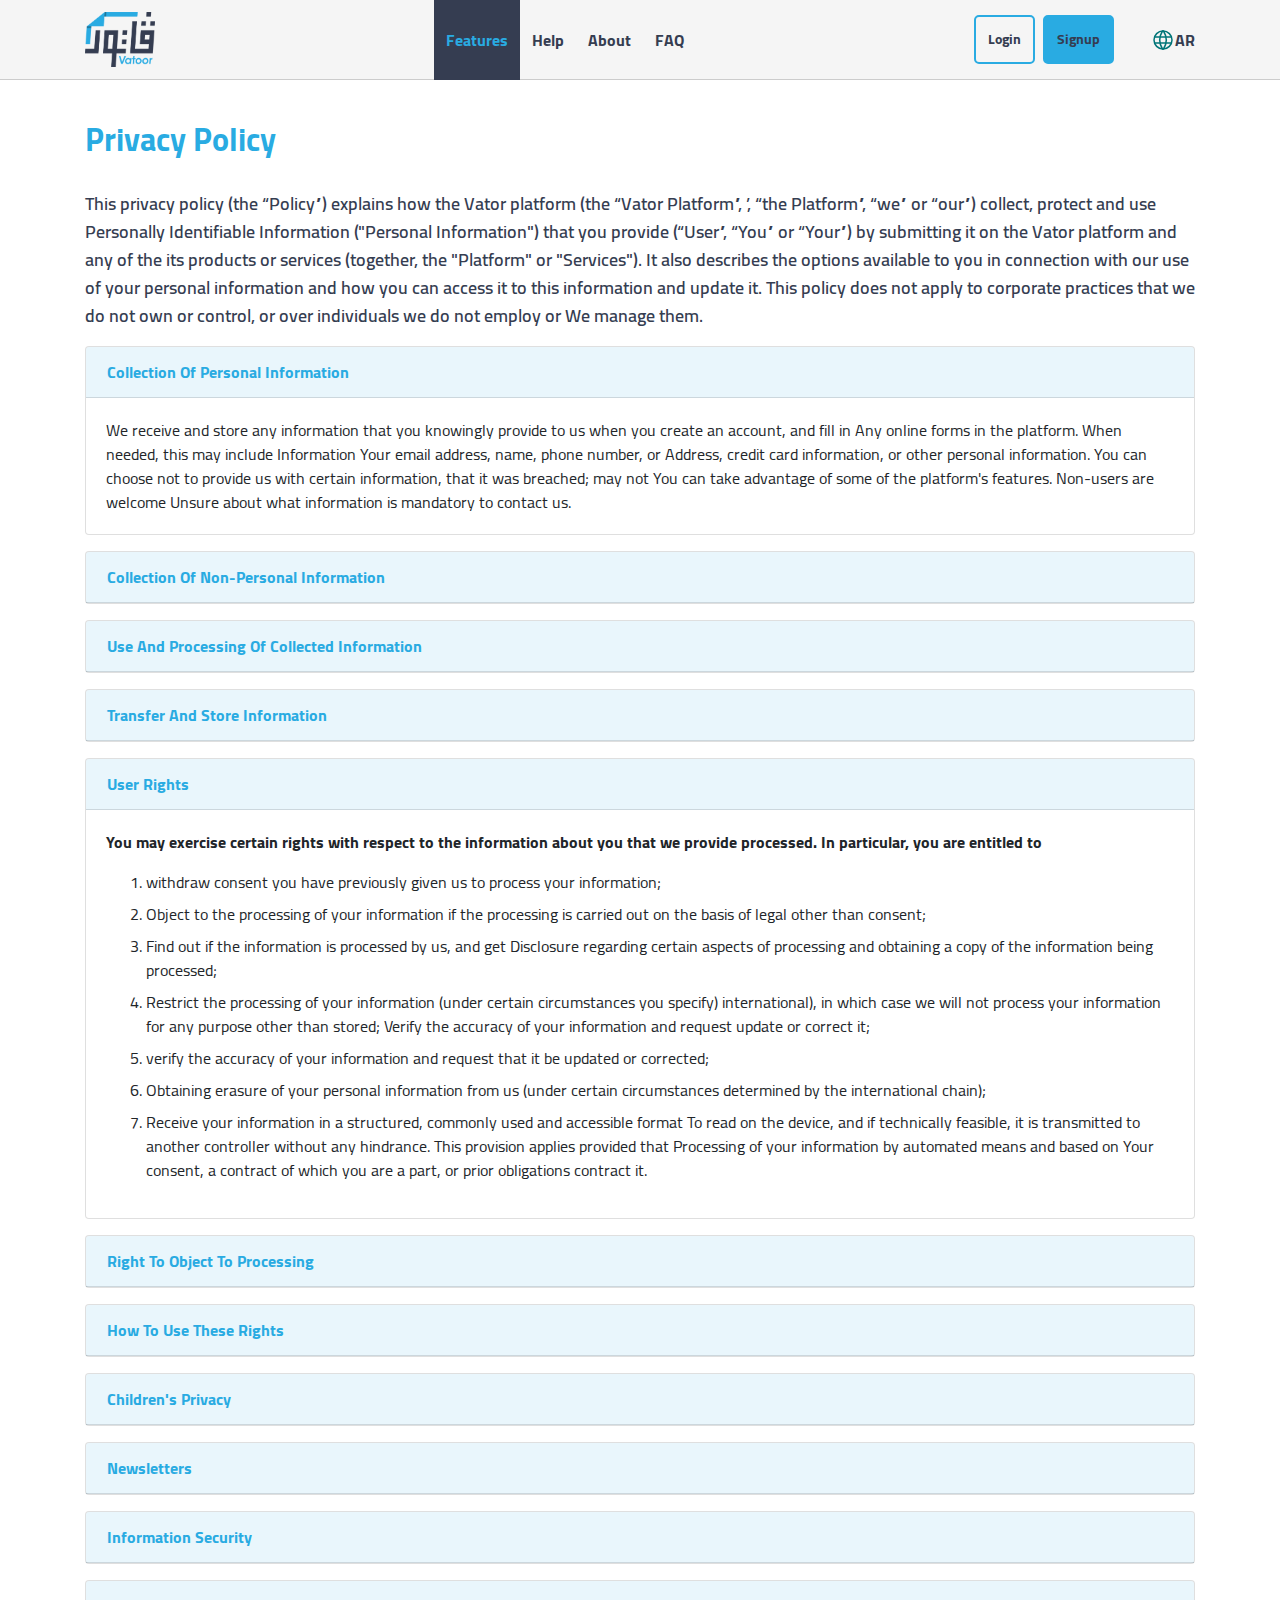
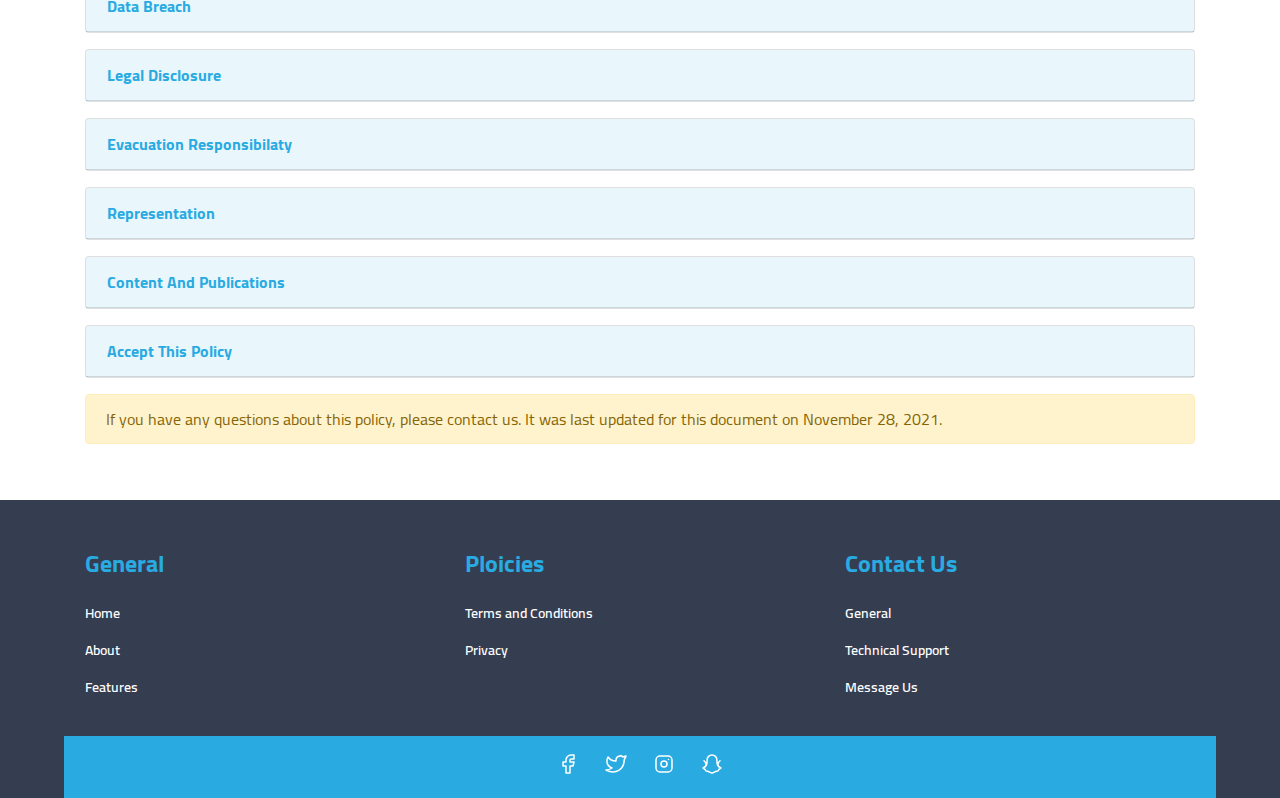
<file: privacy-en.html>
<!DOCTYPE html>
<html lang="en">
  <head>
    <meta charset="UTF-8" />
    <meta http-equiv="X-UA-Compatible" content="IE=edge" />
    <meta name="viewport" content="width=device-width, initial-scale=1.0" />
    <title>Privacy Policy</title>
    <link rel="icon" href="imgs/logo.png" type="image/png" sizes="16x16">
    <link rel="stylesheet" href="css/bootstrap.min.css" />
    <link rel="stylesheet" href="css/fontawesome-all.min.css" />
    <link rel="stylesheet" href="css/style.css" />
  </head>

  <body dir="ltr">
    <nav class="navbar navbar-expand-lg navbar-light">
        <div class="container">
          <a class="navbar-brand" href="index-en.html">
            <img src="imgs/logo.png" alt="" width="70" />
          </a>
          <button
            class="navbar-toggler"
            type="button"
            data-toggle="collapse"
            data-target="#navbarSupportedContent"
            aria-controls="navbarSupportedContent"
            aria-expanded="false"
            aria-label="Toggle navigation"
          >
            <span class="navbar-toggler-icon"></span>
          </button>
  
          <div class="collapse navbar-collapse" id="navbarSupportedContent">
            <ul class="navbar-nav mr-auto p-0 ml-auto">
              <li class="nav-item active">
                <a class="nav-link font-weight-bold" href="#">Features</a>
              </li>
  
              <li class="nav-item">
                <a class="nav-link font-weight-bold" href="#">Help</a>
              </li>
              <li class="nav-item">
                <a class="nav-link font-weight-bold" href="#">About </a>
              </li>
              <li class="nav-item">
                <a class="nav-link font-weight-bold" href="#">FAQ </a>
              </li>
            </ul>
            <div class="log-now">
              <a href="#" class="login">Login </a>
              <a href="#" class="signup">Signup </a>
            </div>
            <a href="privacy.html" class="langs d-flex align-items-center">
              <svg
                xmlns="http://www.w3.org/2000/svg"
                class="icon icon-tabler icon-tabler-world"
                width="24"
                height="24"
                viewBox="0 0 24 24"
                stroke-width="1.5"
                stroke="#007578"
                fill="none"
                stroke-linecap="round"
                stroke-linejoin="round"
              >
                <path stroke="none" d="M0 0h24v24H0z" fill="none" />
                <circle cx="12" cy="12" r="9" />
                <line x1="3.6" y1="9" x2="20.4" y2="9" />
                <line x1="3.6" y1="15" x2="20.4" y2="15" />
                <path d="M11.5 3a17 17 0 0 0 0 18" />
                <path d="M12.5 3a17 17 0 0 1 0 18" />
              </svg>
              AR
            </a>
          </div>
        </div>
      </nav>

    <section class="terms privacy">
      <div class="container">
        <h2>Privacy Policy</h2>
        <p class="terms-desc">
            This privacy policy (the “Policy”) explains how the Vator platform (the “Vator Platform”,
            ’, “the Platform”, “we” or “our”) collect, protect and use
            Personally Identifiable Information ("Personal Information") that you provide
            (“User”, “You” or “Your”) by submitting it on the Vator platform and any of the
            its products or services (together, the "Platform" or "Services"). It also describes the options
            available to you in connection with our use of your personal information and how you can access it
            to this information and update it. This policy does not apply to corporate practices
            that we do not own or control, or over individuals we do not employ or
            We manage them.
        </p>

        <div id="accordion">
          <div class="card">
            <div class="card-header" id="headingOne">
              <h5 class="mb-0">
                <button
                  class="btn btn-link"
                  data-toggle="collapse"
                  data-target="#collapseOne"
                  aria-expanded="true"
                  aria-controls="collapseOne"
                >
                Collection of personal information
                </button>
              </h5>
            </div>

            <div
              id="collapseOne"
              class="collapse show"
              aria-labelledby="headingOne"
              data-parent="#accordion"
            >
              <div class="card-body">
                We receive and store any information that you knowingly provide to us when you create an account, and fill in
                Any online forms in the platform. When needed, this may include
                Information Your email address, name, phone number, or
                Address, credit card information, or other personal information.
                You can choose not to provide us with certain information, that it was breached; may not
                You can take advantage of some of the platform's features. Non-users are welcome
                Unsure about what information is mandatory to contact us.
              </div>
            </div>
          </div>
          <div class="card">
            <div class="card-header" id="headingTwo">
              <h5 class="mb-0">
                <button
                  class="btn btn-link collapsed"
                  data-toggle="collapse"
                  data-target="#collapseTwo"
                  aria-expanded="false"
                  aria-controls="collapseTwo"
                >
                Collection of Non-Personal Information
                </button>
              </h5>
            </div>
            <div
              id="collapseTwo"
              class="collapse"
              aria-labelledby="headingTwo"
              data-parent="#accordion"
            >
              <div class="card-body">
                <p class="mb-2">
                    When you open the Platform, our servers automatically record the information that you
                    Your device sends it. This data may include information such as an IP address
                    Your device's IP and location, device name and version, and operating system type
                    version, language choices, information you search for on the platform,
                    Access times and dates, and other statistics.
                </p>
              </div>
            </div>
          </div>
          <div class="card">
            <div class="card-header" id="headingThree">
              <h5 class="mb-0">
                <button
                  class="btn btn-link collapsed"
                  data-toggle="collapse"
                  data-target="#collapseThree"
                  aria-expanded="false"
                  aria-controls="collapseThree"
                >
                Use and Processing of Collected Information
                </button>
              </h5>
            </div>
            <div
              id="collapseThree"
              class="collapse"
              aria-labelledby="headingThree"
              data-parent="#accordion"
            >
              <div class="card-body">
                Any of the information we collect from you may be used to personalize your experience;
                improve the platform; Improve customer service and respond to inquiries and messages
                e-mail of our customers; conducting transactions; and send
                Notification emails such as password reminders,
                updates, etc.; and operate and activate the account and our services. and done
                Use of collected non-personal information only to identify misstatements
                Use potential and generate statistical information related to traffic with
                Use the platform. This statistical information is not aggregated in a manner
                other. That will identify any particular user of the system. May we process
                
                PERSONAL INFORMATION IF ANY OF THE FOLLOWING APPLY: (I) PROVIDE YOUR CONSENT
                for one or more specific purposes. Note that under some
                Legislation, we may be allowed to process information if on such a basis
                Processing (by choosing not to accept), without having to rely on
                Agree to or agree to any of the following legal rules below. However,
                This does not apply, when the processing of personal information is governed by a protection law
                data for the European Union; (ii) The provision of information is necessary
                to perform an agreement with you and/or for any obligations prior to contracting it; (Third)

                the processing is necessary to comply with a legal obligation to which you are subject;
                (iv) Processing relates to a task to be carried out in the public interest
                or in the exercise of official power; (v) the processing is necessary for the purposes of
                The legitimate interests of us or a third party. In any case, we will be
                We are happy to clarify the specific legal basis that applies to processing, and no
                Particularly if the provision of personal data is a legal or contractual requirement, or
                Necessary condition for the conclusion of a contract.
              </div>
            </div>
          </div>
          <div class="card">
            <div class="card-header" id="heading4">
              <h5 class="mb-0">
                <button
                  class="btn btn-link collapsed"
                  data-toggle="collapse"
                  data-target="#collapse4"
                  aria-expanded="false"
                  aria-controls="collapse4"
                >
                Transfer and store information
                </button>
              </h5>
            </div>
            <div
              id="collapse4"
              class="collapse"
              aria-labelledby="heading4"
              data-parent="#accordion"
            >
              <div class="card-body">
                Depending on your location, data transmissions and information storage include
                in a country other than your own. You have the right to know the legal basis for the transfer of information
                To a country outside the European Union or to any international organization governing it
                General international law or established by two or more states, such as nations
                and about the security measures we have taken to protect the information
                your own. In the event of any such transfer, you can find out
                More by examining the relevant sections of this document or inquiry
                with us using the information provided in the contact section.
              </div>
            </div>
          </div>
          <div class="card">
            <div class="card-header" id="heading5">
              <h5 class="mb-0">
                <button
                  class="btn btn-link collapsed"
                  data-toggle="collapse"
                  data-target="#collapse5"
                  aria-expanded="false"
                  aria-controls="collapse5"
                >
                User rights
                </button>
              </h5>
            </div>
            <div
              id="collapse5"
              class="collapse show"
              aria-labelledby="heading5"
              data-parent="#accordion"
            >
              <div class="card-body">
                <p class="font-weight-bold">
                    You may exercise certain rights with respect to the information about you that we provide
                    processed. In particular, you are entitled to
                </p>
                <ul class="">
                  <li>withdraw consent you have previously given us to process your information;</li>
                  <li>
                    Object to the processing of your information if the processing is carried out on the basis of
                    legal other than consent;
                  </li>
                  <li>
                    Find out if the information is processed by us, and get
                    Disclosure regarding certain aspects of processing and obtaining a copy
                    of the information being processed;
                  </li>
                  <li>
                    Restrict the processing of your information (under certain circumstances you specify)
                    international), in which case we will not process your information for any purpose
                    other than stored; Verify the accuracy of your information and request
                    update or correct it;
                  </li>
                  <li>
                    verify the accuracy of your information and request that it be updated or corrected;
                  </li>
                  <li>
                    Obtaining erasure of your personal information from us (under certain circumstances
                    determined by the international chain);
                  </li>
                  <li>
                    Receive your information in a structured, commonly used and accessible format
                    To read on the device, and if technically feasible, it is transmitted
                    to another controller without any hindrance. This provision applies provided that
                    Processing of your information by automated means and based on
                    Your consent, a contract of which you are a part, or prior obligations
                    contract it.
                  </li>
                </ul>
              </div>
            </div>
          </div>
          <div class="card">
            <div class="card-header" id="heading6">
              <h5 class="mb-0">
                <button
                  class="btn btn-link collapsed"
                  data-toggle="collapse"
                  data-target="#collapse6"
                  aria-expanded="false"
                  aria-controls="collapse6"
                >
                Right to object to processing
                </button>
              </h5>
            </div>
            <div
              id="collapse6"
              class="collapse"
              aria-labelledby="heading6"
              data-parent="#accordion"
            >
              <div class="card-body">
                <p>
                    When personal information is processed in the public interest, or in the exercise of
                    official authority or for the purposes of our legitimate interests, you may
                    Object to such processing by providing a reason relating to your situation
                    your objection to justify. However, you should know that in case of treatment
                    Your personal information for direct marketing purposes, you can object to
                    Such processing at any time without providing any justification. To find out if we
                    We process personal information for direct marketing purposes, you can refer
                    to the relevant section of this document.
                </p>
              </div>
            </div>
          </div>
          <div class="card">
            <div class="card-header" id="heading7">
              <h5 class="mb-0">
                <button
                  class="btn btn-link collapsed"
                  data-toggle="collapse"
                  data-target="#collapse7"
                  aria-expanded="false"
                  aria-controls="collapse7"
                >
                How to use these rights
                </button>
              </h5>
            </div>
            <div
              id="collapse7"
              class="collapse"
              aria-labelledby="heading7"
              data-parent="#accordion"
            >
              <div class="card-body">
                <p>
                    Any requests to use user rights can be directed to the owner through
                    Contact details provided in this document. This can be used
                    The orders are free of charge and will be considered by the owner as soon as possible
                    And always within one month.
                </p>
              </div>
            </div>
          </div>
          <div class="card">
            <div class="card-header" id="heading8">
              <h5 class="mb-0">
                <button
                  class="btn btn-link collapsed"
                  data-toggle="collapse"
                  data-target="#collapse8"
                  aria-expanded="false"
                  aria-controls="collapse8"
                >
                Children's privacy
                </button>
              </h5>
            </div>
            <div
              id="collapse8"
              class="collapse"
              aria-labelledby="heading8"
              data-parent="#accordion"
            >
              <div class="card-body">
                <p>
                    We do not knowingly collect any personal information from children under the age of 13
                    We will not be held responsible for any misrepresentation by our users in this
                    connection. If you are under 13, please do not submit any
                    Personal information through our Platform or Service. and encourage
                    Parents and legal guardians to monitor their children's use
                    to the Internet and help enforce this policy by directing their children
                    To never provide personal information through the Platform or Service
                    our own without their permission. And if you have reason to believe that a child less
                    He is 13 years old and has provided us with his personal information through the platform
                    or our own service, please contact us.
                </p>
              </div>
            </div>
          </div>
          <div class="card">
            <div class="card-header" id="heading9">
              <h5 class="mb-0">
                <button
                  class="btn btn-link collapsed"
                  data-toggle="collapse"
                  data-target="#collapse9"
                  aria-expanded="false"
                  aria-controls="collapse9"
                >
                Newsletters
                </button>
              </h5>
            </div>
            <div
              id="collapse9"
              class="collapse"
              aria-labelledby="heading9"
              data-parent="#accordion"
            >
              <div class="card-body">
                <p>
                    We offer e-newsletters that you can voluntarily subscribe to
                    At what time. You can choose to stop our newsletters automatically or
                    Marketing emails by following the cancellation instructions
                    Subscribe included in these emails or by calling
                    coffee beans. However, you will continue to receive emails
                    basic transactions.
                </p>
              </div>
            </div>
          </div>
          <div class="card">
            <div class="card-header" id="heading10">
              <h5 class="mb-0">
                <button
                  class="btn btn-link collapsed"
                  data-toggle="collapse"
                  data-target="#collapse10"
                  aria-expanded="false"
                  aria-controls="collapse10"
                >
                Information Security
                </button>
              </h5>
            </div>
            <div
              id="collapse10"
              class="collapse"
              aria-labelledby="heading10"
              data-parent="#accordion"
            >
              <div class="card-body">
                <p>
                    We secure the information you provide on computer servers in an environment
                    Safe, secure and protected from unauthorized access, use or disclosure
                    with it. We maintain reasonable administrative, technical and physical safeguards in an effort to
                    To protect against unauthorized access to personal information
                    its use, modification, disclosure, control and preservation. However, no
                    Data transmission over the Internet or wireless network can be guaranteed. So,
                    While we strive to protect your personal information, you acknowledge that (first)
                    There are security and privacy restrictions on the Internet that are beyond our control; (II) No
                    The security, integrity, and privacy of any and all information and data can be guaranteed
                    exchange between you and our mobile application; and (second) may be done
                    View or tamper with any such information and data while in transit from
                    By a third party, although best efforts are exercised.
                </p>
              </div>
            </div>
          </div>
          <div class="card">
            <div class="card-header" id="heading11">
              <h5 class="mb-0">
                <button
                  class="btn btn-link collapsed"
                  data-toggle="collapse"
                  data-target="#collapse11"
                  aria-expanded="false"
                  aria-controls="collapse11"
                >
                data breach
                </button>
              </h5>
            </div>
            <div
              id="collapse11"
              class="collapse"
              aria-labelledby="heading11"
              data-parent="#accordion"
            >
              <div class="card-body">
                <p>
                    If we become aware that the security of the Platform has been compromised or disclosed
                    Personal information of users of third parties not linked as a result
                    For an outside activity, for example; Not limited to, security attacks or
                    fraud, we reserve the right to take reasonably appropriate measures,
                    Including but not limited to investigation and reporting, as well
                    Notification and cooperation with law enforcement authorities. In the event of a breach
                    For data, we will make reasonable efforts to notify affected individuals if
                    We thought there was a reasonable risk of harm to the user
                    As a result of the breach or if notice is otherwise required by
                    Law. When we do, we will send you an email.
                </p>
              </div>
            </div>
          </div>
          <div class="card">
            <div class="card-header" id="heading12">
              <h5 class="mb-0">
                <button
                  class="btn btn-link collapsed"
                  data-toggle="collapse"
                  data-target="#collapse12"
                  aria-expanded="false"
                  aria-controls="collapse12"
                >
                Legal Disclosure
                </button>
              </h5>
            </div>
            <div
              id="collapse12"
              class="collapse"
              aria-labelledby="heading12"
              data-parent="#accordion"
            >
              <div class="card-body">
                <p>
                    We will disclose any information we collect, use or receive if
                    This is required or permitted by law, such as compliance
                    To subpoena, or any similar legal process, we believe in good faith that disclosure
                    Necessary to protect our rights, your safety or the safety of others, or
                    Investigate fraud, or respond to a government request. And if we submit
                    For a business transition, such as a merger or acquisition by a company
                    other, or sell all or part of its assets, it is possible that an account
                    The user and your personal data are among the assets transferred.
                </p>
              </div>
            </div>
          </div>
          <div class="card">
            <div class="card-header" id="heading13">
              <h5 class="mb-0">
                <button
                  class="btn btn-link collapsed"
                  data-toggle="collapse"
                  data-target="#collapse13"
                  aria-expanded="false"
                  aria-controls="collapse13"
                >
                Evacuation responsibilaty
                </button>
              </h5>
            </div>
            <div
              id="collapse13"
              class="collapse"
              aria-labelledby="heading13"
              data-parent="#accordion"
            >
              <div class="card-body">
                <p>
                    Disclaimer ("Disclaimer", "Agreement") is
                    An agreement between the Vator platform (“Vator platform”, “us”, “we” or
                    “Our”) and you (“User”, “You” or “Your”).
                    The disclaimer is defined by the General Guidelines and Terms
                    and the terms of your use of the Platform and any of its products or services (referred to as
                    collectively known as the "Platform" or "Services").
                </p>
              </div>
            </div>
          </div>
          <div class="card">
            <div class="card-header" id="heading14">
              <h5 class="mb-0">
                <button
                  class="btn btn-link collapsed"
                  data-toggle="collapse"
                  data-target="#collapse14"
                  aria-expanded="false"
                  aria-controls="collapse14"
                >
                Representation
                </button>
              </h5>
            </div>
            <div
              id="collapse14"
              class="collapse"
              aria-labelledby="heading14"
              data-parent="#accordion"
            >
              <div class="card-body">
                <p>
                    reflect any opinions or views represented on the Platform and those of 777,
                    or its affiliates, content creators or employees. Nor
                    Any opinions or views intended to offend any religion, ethnic group,
                    a club, organization, company, or individual.
                </p>
              </div>
            </div>
          </div>
          <div class="card">
            <div class="card-header" id="heading15">
              <h5 class="mb-0">
                <button
                  class="btn btn-link collapsed"
                  data-toggle="collapse"
                  data-target="#collapse15"
                  aria-expanded="false"
                  aria-controls="collapse15"
                >
                Content and publications
                </button>
              </h5>
            </div>
            <div
              id="collapse15"
              class="collapse"
              aria-labelledby="heading15"
              data-parent="#accordion"
            >
              <div class="card-body">
                <p>
                    You may print a copy of any part of this Platform for your own personal use
                    Non-commercial, but you may not copy any part of the Application for any purposes
                    Other, and you may not modify any part of the Application. It is forbidden to include any part
                    From the application in another work, whether in print or electronic form
                    or in any other way or contain any part of the Platform in another application by
                    Included or otherwise without the express permission of the platform owner.
                </p>
              </div>
            </div>
          </div>
          <div class="card">
            <div class="card-header" id="heading16">
              <h5 class="mb-0">
                <button
                  class="btn btn-link collapsed"
                  data-toggle="collapse"
                  data-target="#collapse16"
                  aria-expanded="false"
                  aria-controls="collapse16"
                >
                accept this policy
                </button>
              </h5>
            </div>
            <div
              id="collapse16"
              class="collapse"
              aria-labelledby="heading16"
              data-parent="#accordion"
            >
              <div class="card-body">
                <p>
                    You acknowledge that you have read this policy and agree to all terms and conditions.
                    By using the Application or its Services, you agree to be bound by these
                    Politics. IF YOU DO NOT AGREE TO BE BOUND BY THESE TERMS, YOU ARE NOT AUTHORIZED
                    you using the Application and its services. Any unauthorized use or access constitutes
                    authorized to the app and its services in violation of this policy, therefore
                    The Platform reserves the right to seek any appropriate legal remedy, in accordance with the
                    it deems appropriate, to the extent permitted by applicable law.
                </p>
              </div>
            </div>
          </div>
        </div>
        <div class="alert alert-warning">
            If you have any questions about this policy, please contact us. It was last updated
            for this document on November 28, 2021.
        </div>
      </div>
    </section>

    <footer>
        <div class="container">
          <div class="row">
            <div class="col-lg-4">
              <div class="footer-links">
                <h4>General</h4>
                <a href="#">Home </a>
                <a href="#">About </a>
                <a href="#">Features</a>
              </div>
            </div>
            <div class="col-lg-4">
              <div class="footer-links">
                <h4>Ploicies</h4>
                <a href="terms-en.html"> Terms and Conditions </a>
                <a href="privacy-en.html">Privacy </a>
              </div>
            </div>
            <div class="col-lg-4">
              <div class="footer-links">
                <h4>Contact Us</h4>
                <a href="#">General</a>
                <a href="#">Technical Support </a>
                <a href="#">Message Us</a>
              </div>
            </div>
          </div>
          <div class="social">
            <a href="#">
              <svg
                xmlns="http://www.w3.org/2000/svg"
                class="icon icon-tabler icon-tabler-brand-facebook"
                width="24"
                height="24"
                viewBox="0 0 24 24"
                stroke-width="1.5"
                stroke="#ffffff"
                fill="none"
                stroke-linecap="round"
                stroke-linejoin="round"
              >
                <path stroke="none" d="M0 0h24v24H0z" fill="none" />
                <path
                  d="M7 10v4h3v7h4v-7h3l1 -4h-4v-2a1 1 0 0 1 1 -1h3v-4h-3a5 5 0 0 0 -5 5v2h-3"
                />
              </svg>
            </a>
            <a href="#">
              <svg
                xmlns="http://www.w3.org/2000/svg"
                class="icon icon-tabler icon-tabler-brand-twitter"
                width="24"
                height="24"
                viewBox="0 0 24 24"
                stroke-width="1.5"
                stroke="#ffffff"
                fill="none"
                stroke-linecap="round"
                stroke-linejoin="round"
              >
                <path stroke="none" d="M0 0h24v24H0z" fill="none" />
                <path
                  d="M22 4.01c-1 .49 -1.98 .689 -3 .99c-1.121 -1.265 -2.783 -1.335 -4.38 -.737s-2.643 2.06 -2.62 3.737v1c-3.245 .083 -6.135 -1.395 -8 -4c0 0 -4.182 7.433 4 11c-1.872 1.247 -3.739 2.088 -6 2c3.308 1.803 6.913 2.423 10.034 1.517c3.58 -1.04 6.522 -3.723 7.651 -7.742a13.84 13.84 0 0 0 .497 -3.753c-.002 -.249 1.51 -2.772 1.818 -4.013z"
                />
              </svg>
            </a>
            <a href="#">
              <svg
                xmlns="http://www.w3.org/2000/svg"
                class="icon icon-tabler icon-tabler-brand-instagram"
                width="24"
                height="24"
                viewBox="0 0 24 24"
                stroke-width="1.5"
                stroke="#ffffff"
                fill="none"
                stroke-linecap="round"
                stroke-linejoin="round"
              >
                <path stroke="none" d="M0 0h24v24H0z" fill="none" />
                <rect x="4" y="4" width="16" height="16" rx="4" />
                <circle cx="12" cy="12" r="3" />
                <line x1="16.5" y1="7.5" x2="16.5" y2="7.501" />
              </svg>
            </a>
            <a href="#">
              <svg
                xmlns="http://www.w3.org/2000/svg"
                class="icon icon-tabler icon-tabler-brand-snapchat"
                width="24"
                height="24"
                viewBox="0 0 24 24"
                stroke-width="1.5"
                stroke="#ffffff"
                fill="none"
                stroke-linecap="round"
                stroke-linejoin="round"
              >
                <path stroke="none" d="M0 0h24v24H0z" fill="none" />
                <path
                  d="M16.882 7.842a4.882 4.882 0 0 0 -9.764 0c0 4.273 -.213 6.409 -4.118 8.118c2 .882 2 .882 3 3c3 0 4 2 6 2s3 -2 6 -2c1 -2.118 1 -2.118 3 -3c-3.906 -1.709 -4.118 -3.845 -4.118 -8.118zm-13.882 8.119c4 -2.118 4 -4.118 1 -7.118m17 7.118c-4 -2.118 -4 -4.118 -1 -7.118"
                />
              </svg>
            </a>
          </div>
        </div>
      </footer>

    <script src="js/jquery-3.2.1.min.js"></script>
    <script src="js/popper.min.js"></script>
    <script src="js/bootstrap.min.js"></script>
    <script src="js/main.js"></script>
  </body>
</html>
</file>
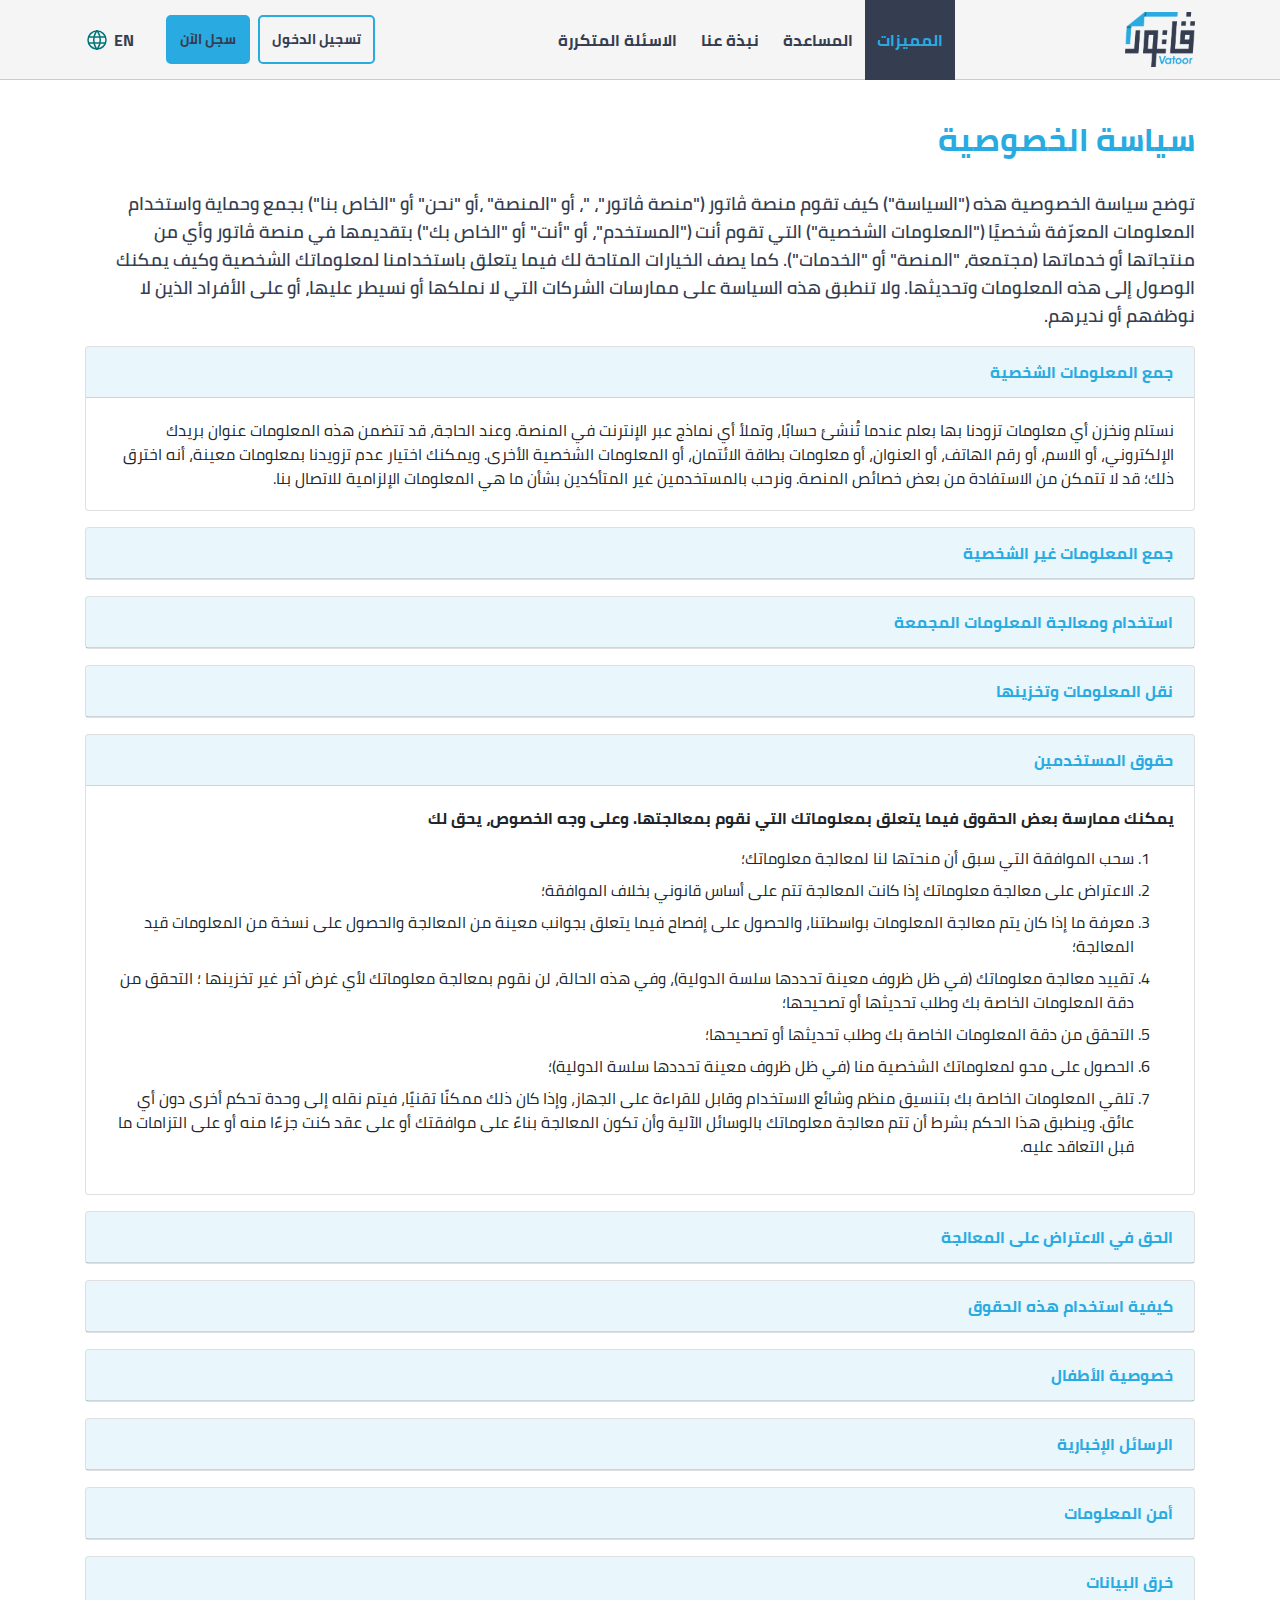
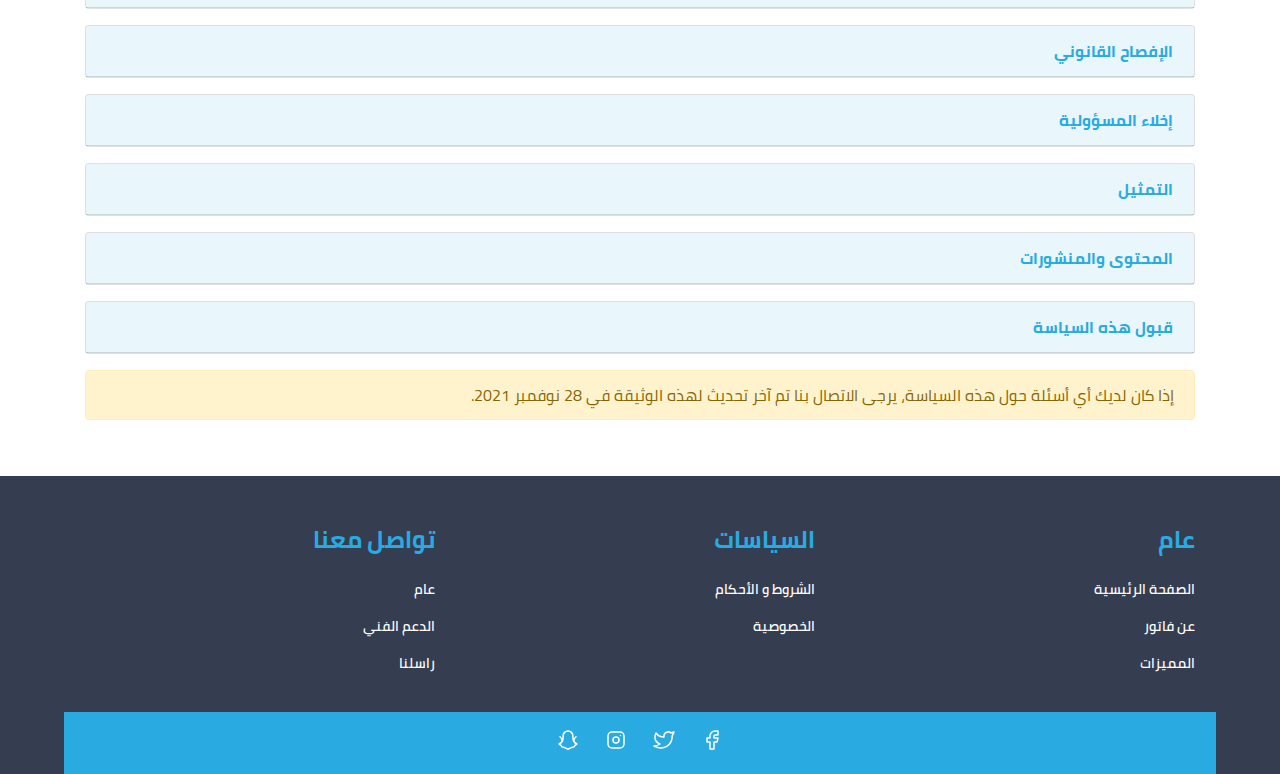
<file: privacy.html>
<!DOCTYPE html>
<html lang="en">
  <head>
    <meta charset="UTF-8" />
    <meta http-equiv="X-UA-Compatible" content="IE=edge" />
    <meta name="viewport" content="width=device-width, initial-scale=1.0" />
    <title>سياسة الخصوصية</title>
    <link rel="icon" href="imgs/logo.png" type="image/png" sizes="16x16">
    <link rel="stylesheet" href="css/bootstrap.min.css" />
    <link rel="stylesheet" href="css/fontawesome-all.min.css" />
    <link rel="stylesheet" href="css/style.css" />
  </head>

  <body dir="rtl">
    <nav class="navbar navbar-expand-lg navbar-light">
      <div class="container">
        <a class="navbar-brand" href="index.html">
          <img src="imgs/logo.png" alt="" width="70px" />
        </a>
        <button
          class="navbar-toggler"
          type="button"
          data-toggle="collapse"
          data-target="#navbarSupportedContent"
          aria-controls="navbarSupportedContent"
          aria-expanded="false"
          aria-label="Toggle navigation"
        >
          <span class="navbar-toggler-icon"></span>
        </button>

        <div class="collapse navbar-collapse" id="navbarSupportedContent">
          <ul class="navbar-nav mr-auto p-0 ml-auto">
            <li class="nav-item active">
              <a class="nav-link font-weight-bold" href="#">المميزات</a>
            </li>

            <li class="nav-item">
              <a class="nav-link font-weight-bold" href="#">المساعدة</a>
            </li>
            <li class="nav-item">
              <a class="nav-link font-weight-bold" href="#">نبذة عنا</a>
            </li>
            <li class="nav-item">
              <a class="nav-link font-weight-bold" href="#">الاسئلة المتكررة</a>
            </li>
          </ul>
          <div class="log-now">
            <a href="#" class="login">تسجيل الدخول</a>
            <a href="#" class="signup">سجل الآن </a>
          </div>
          <a href="privacy-en.html" class="langs d-flex align-items-center">
            EN
            <svg
              xmlns="http://www.w3.org/2000/svg"
              class="icon icon-tabler icon-tabler-world"
              width="24"
              height="24"
              viewBox="0 0 24 24"
              stroke-width="1.5"
              stroke="#007578"
              fill="none"
              stroke-linecap="round"
              stroke-linejoin="round"
            >
              <path stroke="none" d="M0 0h24v24H0z" fill="none" />
              <circle cx="12" cy="12" r="9" />
              <line x1="3.6" y1="9" x2="20.4" y2="9" />
              <line x1="3.6" y1="15" x2="20.4" y2="15" />
              <path d="M11.5 3a17 17 0 0 0 0 18" />
              <path d="M12.5 3a17 17 0 0 1 0 18" />
            </svg>
          </a>
        </div>
      </div>
    </nav>

    <section class="terms privacy">
      <div class="container">
        <h2>سياسة الخصوصية</h2>
        <p class="terms-desc">
          توضح سياسة الخصوصية هذه ("السياسة") كيف تقوم منصة ڤاتور ("منصة ڤاتور"،
          "، أو "المنصة" ،أو "نحن" أو "الخاص بنا") بجمع وحماية واستخدام
          المعلومات المعرّفة شخصيًا ("المعلومات الشخصية") التي تقوم أنت
          ("المستخدم"، أو "أنت" أو "الخاص بك") بتقديمها في منصة ڤاتور وأي من
          منتجاتها أو خدماتها (مجتمعة، "المنصة" أو "الخدمات"). كما يصف الخيارات
          المتاحة لك فيما يتعلق باستخدامنا لمعلوماتك الشخصية وكيف يمكنك الوصول
          إلى هذه المعلومات وتحديثها. ولا تنطبق هذه السياسة على ممارسات الشركات
          التي لا نملكها أو نسيطر عليها، أو على الأفراد الذين لا نوظفهم أو
          نديرهم.
        </p>

        <div id="accordion">
          <div class="card">
            <div class="card-header" id="headingOne">
              <h5 class="mb-0">
                <button
                  class="btn btn-link"
                  data-toggle="collapse"
                  data-target="#collapseOne"
                  aria-expanded="true"
                  aria-controls="collapseOne"
                >
                  جمع المعلومات الشخصية
                </button>
              </h5>
            </div>

            <div
              id="collapseOne"
              class="collapse show"
              aria-labelledby="headingOne"
              data-parent="#accordion"
            >
              <div class="card-body">
                نستلم ونخزن أي معلومات تزودنا بها بعلم عندما تُنشئ حسابًا، وتملأ
                أي نماذج عبر الإنترنت في المنصة. وعند الحاجة، قد تتضمن هذه
                المعلومات عنوان بريدك الإلكتروني، أو الاسم، أو رقم الهاتف، أو
                العنوان، أو معلومات بطاقة الائتمان، أو المعلومات الشخصية الأخرى.
                ويمكنك اختيار عدم تزويدنا بمعلومات معينة، أنه اخترق ذلك؛ قد لا
                تتمكن من الاستفادة من بعض خصائص المنصة. ونرحب بالمستخدمين غير
                المتأكدين بشأن ما هي المعلومات الإلزامية للاتصال بنا.
              </div>
            </div>
          </div>
          <div class="card">
            <div class="card-header" id="headingTwo">
              <h5 class="mb-0">
                <button
                  class="btn btn-link collapsed"
                  data-toggle="collapse"
                  data-target="#collapseTwo"
                  aria-expanded="false"
                  aria-controls="collapseTwo"
                >
                  جمع المعلومات غير الشخصية
                </button>
              </h5>
            </div>
            <div
              id="collapseTwo"
              class="collapse"
              aria-labelledby="headingTwo"
              data-parent="#accordion"
            >
              <div class="card-body">
                <p class="mb-2">
                  عند فتحك للمنصة، تقوم خوادمنا تلقائيًا بتسجيل المعلومات التي
                  يرسلها جهازك. وقد تتضمن هذه البيانات معلومات مثل عنوان الأي بي
                  IP الخاص بجهازك وموقعه، واسم الجهاز وإصداره، ونوع نظام التشغيل
                  وإصداره، واختيارات اللغة، والمعلومات التي تبحث عنها في المنصة،
                  وأوقات وتواريخ الوصول، والإحصاءات الأخرى.
                </p>
              </div>
            </div>
          </div>
          <div class="card">
            <div class="card-header" id="headingThree">
              <h5 class="mb-0">
                <button
                  class="btn btn-link collapsed"
                  data-toggle="collapse"
                  data-target="#collapseThree"
                  aria-expanded="false"
                  aria-controls="collapseThree"
                >
                  استخدام ومعالجة المعلومات المجمعة
                </button>
              </h5>
            </div>
            <div
              id="collapseThree"
              class="collapse"
              aria-labelledby="headingThree"
              data-parent="#accordion"
            >
              <div class="card-body">
                يمكن استخدام أي من المعلومات التي نجمعها منك لتخصيص تجربتك؛
                وتحسين المنصة؛ وتحسين خدمة العملاء والرد على استفسارات ورسائل
                البريد الإلكتروني الخاصة بعملائنا؛ وإجراء المعاملات؛ وإرسال
                رسائل البريد الإلكتروني للإشعارات مثل تذكير كلمة المرور،
                والتحديثات، إلخ؛ وتشغيل وتفعيل الحساب والخدمات الخاصة بنا. ويتم
                استخدام المعلومات غير الشخصية المجمعة فقط لتحديد حالات سوء
                الاستخدام المحتملة وإنشاء معلومات إحصائية تتعلق بحركة المرور مع
                استخدام المنصة. ولا يتم تجميع هذه المعلومات الإحصائية بطريقة
                أخرى. من شأنها تحديد أي مستخدم معين للنظام. يجوز لنا معالجة
                معلومات شخصية في حالة تطبيق أي مما يلي: (أولا) تقديم موافقتك
                لغرض واحد أو أكثر من الأغراض المحددة. لاحظ أنه بموجب بعض
                التشريعات، قد يُسمح لنا بمعالجة المعلومات لو على مثل هذه
                المعالجة (عن طريق اختيار عدم القبول)، دون الحاجة للاعتماد على
                موافقة أو على أيٍّ من القواعد القانونية التالية أدناه. ومع ذلك،
                لا ينطبق هذا، عندما تخضع معالجة المعلومات الشخصية لقانون حماية
                البيانات للاتحاد الأوروبي؛ (ثانيا) يكون توفير المعلومات ضروري
                لأداء اتفاقية معك و / أو لأي التزامات قبل التعاقد عليها؛ (ثالثا)
                تكون المعالجة ضرورية للامتثال لالتزام قانوني تخضع أنت إليه؛
                (رابعا) تتعلق المعالجة بمهمة يتم تنفيذها لتحقيق المصلحة العامة
                أو في ممارسة السلطة الرسمية؛ (خامسا) تكون المعالجة ضرورية لأغراض
                المصالح المشروعة التي نتبعها نحن أو طرف ثالث. وفي أي حال، سنكون
                سعداء لتوضيح الأساس القانوني المحدد الذي ينطبق على المعالجة، ولا
                سيما إذا كان توفير البيانات الشخصية هو شرط قانوني أو تعاقدي، أو
                شرط ضروري لإبرام عقد.
              </div>
            </div>
          </div>
          <div class="card">
            <div class="card-header" id="heading4">
              <h5 class="mb-0">
                <button
                  class="btn btn-link collapsed"
                  data-toggle="collapse"
                  data-target="#collapse4"
                  aria-expanded="false"
                  aria-controls="collapse4"
                >
                  نقل المعلومات وتخزينها
                </button>
              </h5>
            </div>
            <div
              id="collapse4"
              class="collapse"
              aria-labelledby="heading4"
              data-parent="#accordion"
            >
              <div class="card-body">
                اعتمادًا على موقعك، تتضمن عمليات نقل البيانات وتخزين المعلومات
                في بلد غير بلدك. ويحق لك معرفة الأساس القانوني لنقل المعلومات
                إلى بلد خارج الاتحاد الأوروبي أو إلى أي منظمة دولية يحكمها
                القانون الدولي العام أو الذي أنشأه دولتان أو أكثر، مثل الأمم
                المتحدة، وعن التدابير الأمنية التي اتخذنها لحماية المعلومات
                الخاصة بك. وفي حالة حدوث أي عملية نقل من هذا القبيل، يمكنك معرفة
                المزيد عن طريق فحص الأقسام ذات الصلة من هذا المستند أو الاستفسار
                معنا باستخدام المعلومات الواردة في قسم الاتصال.
              </div>
            </div>
          </div>
          <div class="card">
            <div class="card-header" id="heading5">
              <h5 class="mb-0">
                <button
                  class="btn btn-link collapsed"
                  data-toggle="collapse"
                  data-target="#collapse5"
                  aria-expanded="false"
                  aria-controls="collapse5"
                >
                  حقوق المستخدمين
                </button>
              </h5>
            </div>
            <div
              id="collapse5"
              class="collapse show"
              aria-labelledby="heading5"
              data-parent="#accordion"
            >
              <div class="card-body">
                <p class="font-weight-bold">
                  يمكنك ممارسة بعض الحقوق فيما يتعلق بمعلوماتك التي نقوم
                  بمعالجتها. وعلى وجه الخصوص، يحق لك
                </p>
                <ul class="">
                  <li>سحب الموافقة التي سبق أن منحتها لنا لمعالجة معلوماتك؛</li>
                  <li>
                    الاعتراض على معالجة معلوماتك إذا كانت المعالجة تتم على أساس
                    قانوني بخلاف الموافقة؛
                  </li>
                  <li>
                    معرفة ما إذا كان يتم معالجة المعلومات بواسطتنا، والحصول على
                    إفصاح فيما يتعلق بجوانب معينة من المعالجة والحصول على نسخة
                    من المعلومات قيد المعالجة؛
                  </li>
                  <li>
                    تقييد معالجة معلوماتك (في ظل ظروف معينة تحددها سلسة
                    الدولية)، وفي هذه الحالة، لن نقوم بمعالجة معلوماتك لأي غرض
                    آخر غير تخزينها ؛ التحقق من دقة المعلومات الخاصة بك وطلب
                    تحديثها أو تصحيحها؛
                  </li>
                  <li>
                    التحقق من دقة المعلومات الخاصة بك وطلب تحديثها أو تصحيحها؛
                  </li>
                  <li>
                    الحصول على محو لمعلوماتك الشخصية منا (في ظل ظروف معينة
                    تحددها سلسة الدولية)؛
                  </li>
                  <li>
                    تلقي المعلومات الخاصة بك بتنسيق منظم وشائع الاستخدام وقابل
                    للقراءة على الجهاز، وإذا كان ذلك ممكنًا تقنيًا، فيتم نقله
                    إلى وحدة تحكم أخرى دون أي عائق. وينطبق هذا الحكم بشرط أن تتم
                    معالجة معلوماتك بالوسائل الآلية وأن تكون المعالجة بناءً على
                    موافقتك أو على عقد كنت جزءًا منه أو على التزامات ما قبل
                    التعاقد عليه.
                  </li>
                </ul>
              </div>
            </div>
          </div>
          <div class="card">
            <div class="card-header" id="heading6">
              <h5 class="mb-0">
                <button
                  class="btn btn-link collapsed"
                  data-toggle="collapse"
                  data-target="#collapse6"
                  aria-expanded="false"
                  aria-controls="collapse6"
                >
                  الحق في الاعتراض على المعالجة
                </button>
              </h5>
            </div>
            <div
              id="collapse6"
              class="collapse"
              aria-labelledby="heading6"
              data-parent="#accordion"
            >
              <div class="card-body">
                <p>
                  عندما تتم معالجة المعلومات الشخصية لمصلحة عامة، أو في ممارسة
                  سلطة رسمية أو لأغراض المصالح المشروعة التي نتبعها، يجوز لك
                  الاعتراض على مثل هذه المعالجة من خلال توفير سبب يتعلق بموقفك
                  الخاص لتبرير اعتراض. مع ذلك، يجب أن تعلم أنه في حالة معالجة
                  معلوماتك الشخصية لأغراض التسويق المباشر، يمكنك الاعتراض على
                  هذه المعالجة في أي وقت دون تقديم أي مبرر. ولمعرفة ما إذا كنا
                  نعالج المعلومات الشخصية لأغراض التسويق المباشر، يمكنك الرجوع
                  إلى القسم ذات الصلة من هذه الوثيقة.
                </p>
              </div>
            </div>
          </div>
          <div class="card">
            <div class="card-header" id="heading7">
              <h5 class="mb-0">
                <button
                  class="btn btn-link collapsed"
                  data-toggle="collapse"
                  data-target="#collapse7"
                  aria-expanded="false"
                  aria-controls="collapse7"
                >
                  كيفية استخدام هذه الحقوق
                </button>
              </h5>
            </div>
            <div
              id="collapse7"
              class="collapse"
              aria-labelledby="heading7"
              data-parent="#accordion"
            >
              <div class="card-body">
                <p>
                  يمكن توجيه أي طلبات لاستخدام حقوق المستخدم إلى المالك من خلال
                  تفاصيل الاتصال الواردة في هذه الوثيقة. ويمكن استعمال هذه
                  الطلبات مجانًا وسيتم بحثها من قبل المالك في أقرب وقت ممكن
                  ودائمًا خلال شهر واحد.
                </p>
              </div>
            </div>
          </div>
          <div class="card">
            <div class="card-header" id="heading8">
              <h5 class="mb-0">
                <button
                  class="btn btn-link collapsed"
                  data-toggle="collapse"
                  data-target="#collapse8"
                  aria-expanded="false"
                  aria-controls="collapse8"
                >
                  خصوصية الأطفال
                </button>
              </h5>
            </div>
            <div
              id="collapse8"
              class="collapse"
              aria-labelledby="heading8"
              data-parent="#accordion"
            >
              <div class="card-body">
                <p>
                  نحن لا نجمع عن قصد أي معلومات شخصية من أطفال تقل أعمارهم عن 13
                  عامًا ولن نتحمل مسؤولية أي تحريف من قبل مستخدمينا في هذا
                  الصدد. وإذا كان عمرك أقل من 13 عامًا، فيرجى عدم تقديم أي
                  معلومات شخصية من خلال المنصة أو الخدمة الخاصة بنا. ونشجع
                  الآباء والأوصياء القانونيين على مراقبة استخدام أطفالهم
                  للإنترنت والمساعدة على إنفاذ هذه السياسة من خلال توجيه أطفالهم
                  إلى عدم تقديم معلومات شخصية أبدًا من خلال المنصة أو الخدمة
                  الخاصة بنا دون إذنهم. وإذا كان لديك سبب للاعتقاد بأن طفلًا يقل
                  عمره عن 13 عامًا وقد قدم لنا معلوماته الشخصية في خلال المنصة
                  أو الخدمة الخاصة بنا، يرجى الاتصال بنا.
                </p>
              </div>
            </div>
          </div>
          <div class="card">
            <div class="card-header" id="heading9">
              <h5 class="mb-0">
                <button
                  class="btn btn-link collapsed"
                  data-toggle="collapse"
                  data-target="#collapse9"
                  aria-expanded="false"
                  aria-controls="collapse9"
                >
                  الرسائل الإخبارية
                </button>
              </h5>
            </div>
            <div
              id="collapse9"
              class="collapse"
              aria-labelledby="heading9"
              data-parent="#accordion"
            >
              <div class="card-body">
                <p>
                  نحن نقدم رسائل إخبارية إلكترونية يمكنك الاشتراك فيها تطوعيًا
                  في أي وقت. ويمكنك اختيار إيقاف رسائلنا الإخبارية تلقائيًا أو
                  رسائل البريد الإلكتروني التسويقية من خلال اتباع تعليمات إلغاء
                  الاشتراك المدرجة في هذه الرسائل الإلكترونية أو عن طريق الاتصال
                  بنا. مع ذلك، سوف تستمر في تلقي رسائل البريد الإلكتروني
                  الأساسية للمعاملات.
                </p>
              </div>
            </div>
          </div>
          <div class="card">
            <div class="card-header" id="heading10">
              <h5 class="mb-0">
                <button
                  class="btn btn-link collapsed"
                  data-toggle="collapse"
                  data-target="#collapse10"
                  aria-expanded="false"
                  aria-controls="collapse10"
                >
                  أمن المعلومات
                </button>
              </h5>
            </div>
            <div
              id="collapse10"
              class="collapse"
              aria-labelledby="heading10"
              data-parent="#accordion"
            >
              <div class="card-body">
                <p>
                  نحن نؤمن المعلومات التي تقدمها على خوادم الكمبيوتر في بيئة
                  آمنة ومحكمة ومحمية من الوصول أو الاستخدام أو الكشف غير المصرح
                  به. ونحافظ على ضمانات إدارية وفنية ومادية معقولة في محاولة
                  للحماية من الوصول غير المصرح به إلى المعلومات الشخصية
                  واستخدامها وتعديلها والكشف عنها وسيطرتها وحفظها. ومع ذلك، لا
                  يمكن ضمان نقل البيانات عبر الإنترنت أو الشبكة اللاسلكية. لذلك،
                  بينما نسعى جاهدين لحماية معلوماتك الشخصية، فإنك تقر بأن (أولا)
                  هناك قيود أمنية وخصوصية للإنترنت خارجة عن إرادتنا؛ (ثانيا) لا
                  يمكن ضمان أمن وسلامة وخصوصية أي وجميع المعلومات والبيانات
                  المتبادلة بينك وبين تطبيق الجوال الخاص بنا؛ و(ثالثا) قد يتم
                  عرض أو العبث بأي من هذه المعلومات والبيانات أثناء العبور من
                  قبل طرف ثالث، على الرغم من ممارسة أفضل الجهود.
                </p>
              </div>
            </div>
          </div>
          <div class="card">
            <div class="card-header" id="heading11">
              <h5 class="mb-0">
                <button
                  class="btn btn-link collapsed"
                  data-toggle="collapse"
                  data-target="#collapse11"
                  aria-expanded="false"
                  aria-controls="collapse11"
                >
                  خرق البيانات
                </button>
              </h5>
            </div>
            <div
              id="collapse11"
              class="collapse"
              aria-labelledby="heading11"
              data-parent="#accordion"
            >
              <div class="card-body">
                <p>
                  في حالة إدراكنا أن أمان المنصة قد تعرض للخطر أو تم الكشف عن
                  المعلومات الشخصية للمستخدمين لأطراف ثالثة غير مرتبطة نتيجة
                  لنشاط خارجي، على سبيل المثال؛ لا الحصر، الهجمات الأمنية أو
                  الاحتيال، فإننا نحتفظ الحق في اتخاذ تدابير مناسبة بشكل معقول،
                  بما في ذلك على سبيل المثال لا الحصر، التحقيق والإبلاغ، وكذلك
                  الإخطار والتعاون مع سلطات إنفاذ القانون. وفي حالة حدوث خرق
                  للبيانات، سنبذل جهودًا معقولة لإبلاغ الأفراد المتضررين إذا
                  اعتقدنا أن هناك خطرًا معقولًا يتمثل في إلحاق ضرر بالمستخدم
                  نتيجة للانتهاك أو إذا كان إشعارًا مطلوبًا بخلاف ذلك بموجب
                  القانون. وعندما نقوم بذلك، سوف نرسل لك رسالة بريد إلكتروني.
                </p>
              </div>
            </div>
          </div>
          <div class="card">
            <div class="card-header" id="heading12">
              <h5 class="mb-0">
                <button
                  class="btn btn-link collapsed"
                  data-toggle="collapse"
                  data-target="#collapse12"
                  aria-expanded="false"
                  aria-controls="collapse12"
                >
                  الإفصاح القانوني
                </button>
              </h5>
            </div>
            <div
              id="collapse12"
              class="collapse"
              aria-labelledby="heading12"
              data-parent="#accordion"
            >
              <div class="card-body">
                <p>
                  سنقوم بالكشف عن أي معلومات نجمعها، أو نستخدمها أو تصلنا إذا
                  كان ذلك مطلوبًا أو مسموحًا به بموجب القانون، مثل الامتثال
                  لاستدعاء، أو أي عملية قانونية مماثلة، ونعتقد بحسن نية أن الكشف
                  ضروري لحماية حقوقنا، أو حماية سلامتك أو سلامة الآخرين، أو
                  التحقيق في الاحتيال، أو الاستجابة لطلب حكومي. وفي حالة خضوعنا
                  لعملية انتقال تجاري، مثل عملية الدمج أو الاستحواذ من قبل شركة
                  أخرى، أو بيع جميع أصولها أو جزء منها، فمن المحتمل أن يكون حساب
                  المستخدم والبيانات الشخصية الخاصة بك من بين الأصول المنقولة.
                </p>
              </div>
            </div>
          </div>
          <div class="card">
            <div class="card-header" id="heading13">
              <h5 class="mb-0">
                <button
                  class="btn btn-link collapsed"
                  data-toggle="collapse"
                  data-target="#collapse13"
                  aria-expanded="false"
                  aria-controls="collapse13"
                >
                  إخلاء المسؤولية
                </button>
              </h5>
            </div>
            <div
              id="collapse13"
              class="collapse"
              aria-labelledby="heading13"
              data-parent="#accordion"
            >
              <div class="card-body">
                <p>
                  إخلاء المسئولية ("إخلاء المسئولية"، "الاتفاقية") عبارة عن
                  اتفاقية بين منصة ڤاتور ("منصة ڤاتور "، أو "إيانا"، أو "نحن" أو
                  "الخاص بنا") وسيادتكم ("المستخدم"، أو "أنت" أو "الخاص بك").
                  يتم تحديد إخلاء المسئولية من خلال الإرشادات العامة وشروط
                  وأحكام استخدامك للمنصة وأي من منتجاته أو خدماته (يُشار إليها
                  جميعًا باسم "المنصة" أو "الخدمات").
                </p>
              </div>
            </div>
          </div>
          <div class="card">
            <div class="card-header" id="heading14">
              <h5 class="mb-0">
                <button
                  class="btn btn-link collapsed"
                  data-toggle="collapse"
                  data-target="#collapse14"
                  aria-expanded="false"
                  aria-controls="collapse14"
                >
                  التمثيل
                </button>
              </h5>
            </div>
            <div
              id="collapse14"
              class="collapse"
              aria-labelledby="heading14"
              data-parent="#accordion"
            >
              <div class="card-body">
                <p>
                  تعكس أي آراء أو وجهات نظر ممثلة للمنصة وآراء ووجهات نظر 777،
                  أو الشركات التابعة لها، أو منشئي المحتوى أو الموظفين. ولا
                  تُقصد أي آراء أو وجهات نظر الإساءة إلى أي دين، أو جماعة عرقية،
                  أو نادي، أو منظمة، أو شركة، أو فرد.
                </p>
              </div>
            </div>
          </div>
          <div class="card">
            <div class="card-header" id="heading15">
              <h5 class="mb-0">
                <button
                  class="btn btn-link collapsed"
                  data-toggle="collapse"
                  data-target="#collapse15"
                  aria-expanded="false"
                  aria-controls="collapse15"
                >
                  المحتوى والمنشورات
                </button>
              </h5>
            </div>
            <div
              id="collapse15"
              class="collapse"
              aria-labelledby="heading15"
              data-parent="#accordion"
            >
              <div class="card-body">
                <p>
                  يجوز لك طباعة نسخة من أي جزء من المنصة هذا لاستخدامك الشخصي
                  غير التجاري، لكن لا يجوز لك نسخ أي جزء من التطبيق لأي أغراض
                  أخرى، ولا يجوز لك تعديل أي جزء من التطبيق. ويحظر إدراج أي جزء
                  من التطبيق في عمل آخر، سواء كان ذلك في شكل مطبوع، أو إلكتروني
                  أو بأي شكل آخر أو احتواء أي جزء من المنصة في تطبيق آخر عن طريق
                  تضمين أو غير ذلك دون إذن صريح من مالك المنصة.
                </p>
              </div>
            </div>
          </div>
          <div class="card">
            <div class="card-header" id="heading16">
              <h5 class="mb-0">
                <button
                  class="btn btn-link collapsed"
                  data-toggle="collapse"
                  data-target="#collapse16"
                  aria-expanded="false"
                  aria-controls="collapse16"
                >
                  قبول هذه السياسة
                </button>
              </h5>
            </div>
            <div
              id="collapse16"
              class="collapse"
              aria-labelledby="heading16"
              data-parent="#accordion"
            >
              <div class="card-body">
                <p>
                  تُقر بأنك قد قرأت هذه السياسة وتوافق على جميع الشروط والأحكام.
                  وباستخدام التطبيق أو خدماته، فإنك توافق على الالتزام بهذه
                  السياسة. وإن لم توافق على الالتزام بهذه الشروط، فأنت غير مصرح
                  لك باستخدام التطبيق وخدماته. ويشكل أي استخدام أو الوصول غير
                  مصرح به إلى التطبيق وخدماته انتهاكًا لهذه السياسة، وبالتالي
                  تحتفظ المنصة بحقها في طلب أي تعويض قانوني مناسب، وفقًا لما
                  تراه مناسبًا، بالقدر المسموح به بموجب القانون المعمول به.
                </p>
              </div>
            </div>
          </div>
        </div>
        <div class="alert alert-warning">
          إذا كان لديك أي أسئلة حول هذه السياسة، يرجى الاتصال بنا تم آخر تحديث
          لهذه الوثيقة في 28 نوفمبر 2021.
        </div>
      </div>
    </section>

    <footer>
      <div class="container">
        <div class="row">
          <div class="col-lg-4">
            <div class="footer-links">
              <h4>عام</h4>
              <a href="#">الصفحة الرئيسية</a>
              <a href="#">عن فاتور</a>
              <a href="#">المميزات</a>
            </div>
          </div>
          <div class="col-lg-4">
            <div class="footer-links">
              <h4>السياسات</h4>
              <a href="terms.html">الشروط و الأحكام </a>
              <a href="privacy.html">الخصوصية </a>
            </div>
          </div>
          <div class="col-lg-4">
            <div class="footer-links">
              <h4>تواصل معنا</h4>
              <a href="#">عام</a>
              <a href="#">الدعم الفني </a>
              <a href="#">راسلنا</a>
            </div>
          </div>
        </div>
        <div class="social">
          <a href="#">
            <svg
              xmlns="http://www.w3.org/2000/svg"
              class="icon icon-tabler icon-tabler-brand-facebook"
              width="24"
              height="24"
              viewBox="0 0 24 24"
              stroke-width="1.5"
              stroke="#ffffff"
              fill="none"
              stroke-linecap="round"
              stroke-linejoin="round"
            >
              <path stroke="none" d="M0 0h24v24H0z" fill="none" />
              <path
                d="M7 10v4h3v7h4v-7h3l1 -4h-4v-2a1 1 0 0 1 1 -1h3v-4h-3a5 5 0 0 0 -5 5v2h-3"
              />
            </svg>
          </a>
          <a href="#">
            <svg
              xmlns="http://www.w3.org/2000/svg"
              class="icon icon-tabler icon-tabler-brand-twitter"
              width="24"
              height="24"
              viewBox="0 0 24 24"
              stroke-width="1.5"
              stroke="#ffffff"
              fill="none"
              stroke-linecap="round"
              stroke-linejoin="round"
            >
              <path stroke="none" d="M0 0h24v24H0z" fill="none" />
              <path
                d="M22 4.01c-1 .49 -1.98 .689 -3 .99c-1.121 -1.265 -2.783 -1.335 -4.38 -.737s-2.643 2.06 -2.62 3.737v1c-3.245 .083 -6.135 -1.395 -8 -4c0 0 -4.182 7.433 4 11c-1.872 1.247 -3.739 2.088 -6 2c3.308 1.803 6.913 2.423 10.034 1.517c3.58 -1.04 6.522 -3.723 7.651 -7.742a13.84 13.84 0 0 0 .497 -3.753c-.002 -.249 1.51 -2.772 1.818 -4.013z"
              />
            </svg>
          </a>
          <a href="#">
            <svg
              xmlns="http://www.w3.org/2000/svg"
              class="icon icon-tabler icon-tabler-brand-instagram"
              width="24"
              height="24"
              viewBox="0 0 24 24"
              stroke-width="1.5"
              stroke="#ffffff"
              fill="none"
              stroke-linecap="round"
              stroke-linejoin="round"
            >
              <path stroke="none" d="M0 0h24v24H0z" fill="none" />
              <rect x="4" y="4" width="16" height="16" rx="4" />
              <circle cx="12" cy="12" r="3" />
              <line x1="16.5" y1="7.5" x2="16.5" y2="7.501" />
            </svg>
          </a>
          <a href="#">
            <svg
              xmlns="http://www.w3.org/2000/svg"
              class="icon icon-tabler icon-tabler-brand-snapchat"
              width="24"
              height="24"
              viewBox="0 0 24 24"
              stroke-width="1.5"
              stroke="#ffffff"
              fill="none"
              stroke-linecap="round"
              stroke-linejoin="round"
            >
              <path stroke="none" d="M0 0h24v24H0z" fill="none" />
              <path
                d="M16.882 7.842a4.882 4.882 0 0 0 -9.764 0c0 4.273 -.213 6.409 -4.118 8.118c2 .882 2 .882 3 3c3 0 4 2 6 2s3 -2 6 -2c1 -2.118 1 -2.118 3 -3c-3.906 -1.709 -4.118 -3.845 -4.118 -8.118zm-13.882 8.119c4 -2.118 4 -4.118 1 -7.118m17 7.118c-4 -2.118 -4 -4.118 -1 -7.118"
              />
            </svg>
          </a>
        </div>
      </div>
    </footer>

    <script src="js/jquery-3.2.1.min.js"></script>
    <script src="js/popper.min.js"></script>
    <script src="js/bootstrap.min.js"></script>
    <script src="js/main.js"></script>
  </body>
</html>
</file>
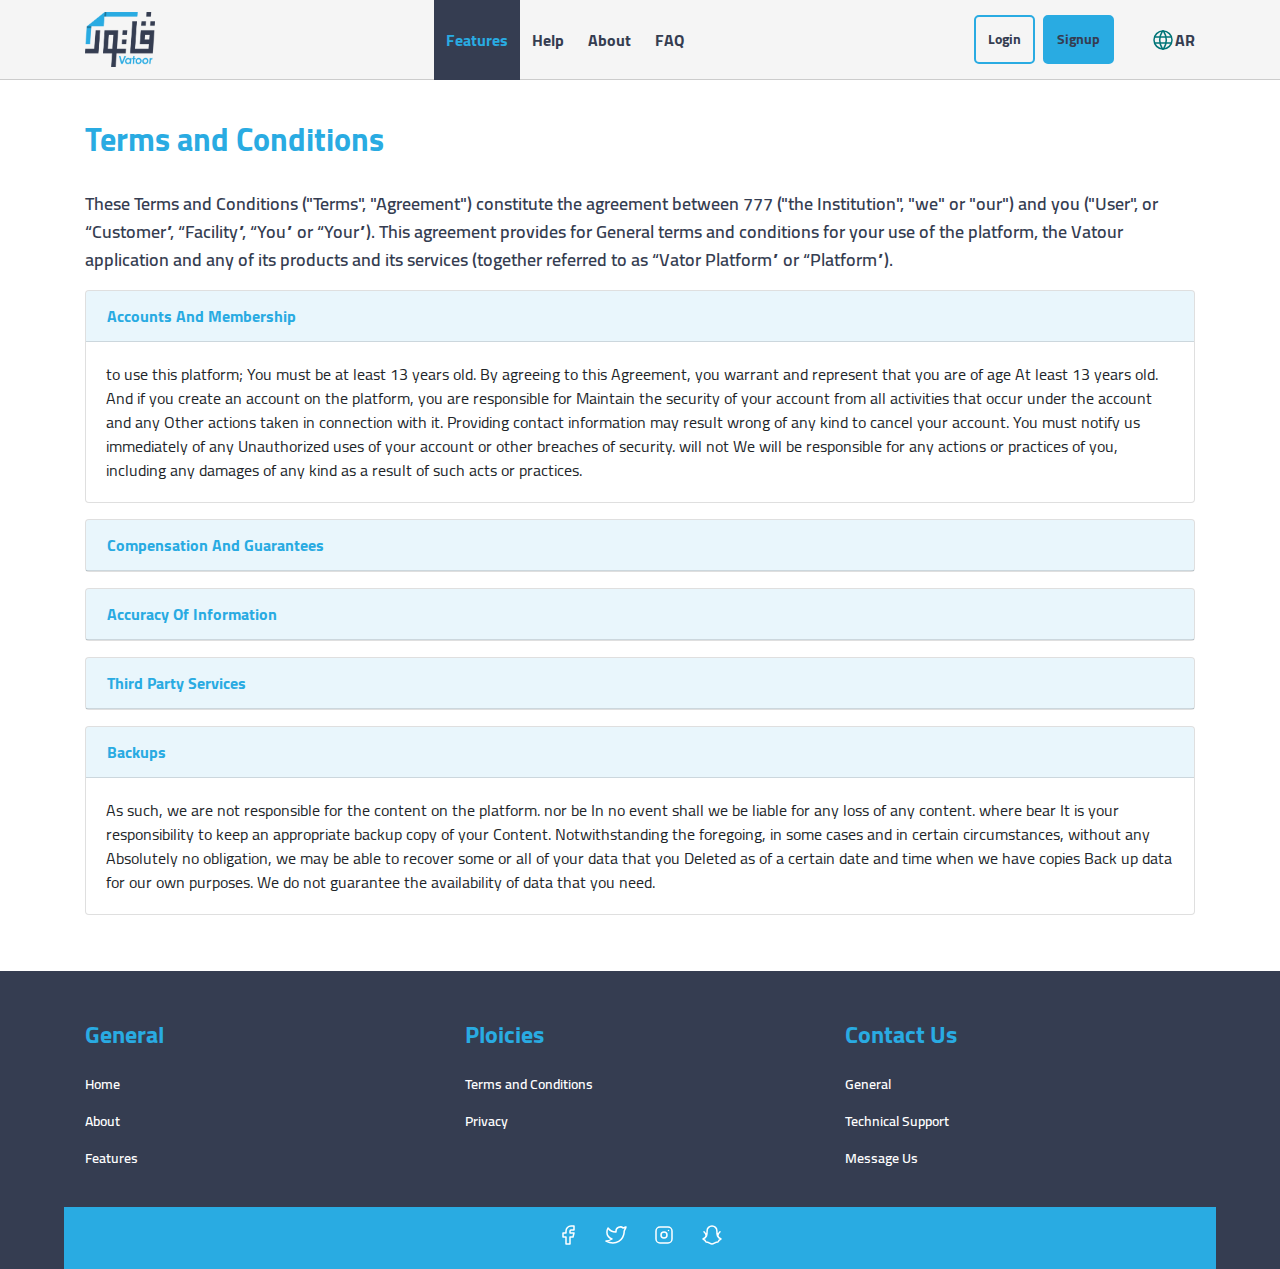
<file: terms-en.html>
<!DOCTYPE html>
<html lang="en">
  <head>
    <meta charset="UTF-8" />
    <meta http-equiv="X-UA-Compatible" content="IE=edge" />
    <meta name="viewport" content="width=device-width, initial-scale=1.0" />
    <title>الشروط والأحكام </title>
    <link rel="icon" href="imgs/logo.png" type="image/png" sizes="16x16">
    <link rel="stylesheet" href="css/bootstrap.min.css" />
    <link rel="stylesheet" href="css/fontawesome-all.min.css" />
    <link rel="stylesheet" href="css/style.css" />
  </head>

  <body dir="ltr">
    <nav class="navbar navbar-expand-lg navbar-light">
        <div class="container">
          <a class="navbar-brand" href="index-en.html">
            <img src="imgs/logo.png" alt="" width="70" />
          </a>
          <button
            class="navbar-toggler"
            type="button"
            data-toggle="collapse"
            data-target="#navbarSupportedContent"
            aria-controls="navbarSupportedContent"
            aria-expanded="false"
            aria-label="Toggle navigation"
          >
            <span class="navbar-toggler-icon"></span>
          </button>
  
          <div class="collapse navbar-collapse" id="navbarSupportedContent">
            <ul class="navbar-nav mr-auto p-0 ml-auto">
              <li class="nav-item active">
                <a class="nav-link font-weight-bold" href="#">Features</a>
              </li>
  
              <li class="nav-item">
                <a class="nav-link font-weight-bold" href="#">Help</a>
              </li>
              <li class="nav-item">
                <a class="nav-link font-weight-bold" href="#">About </a>
              </li>
              <li class="nav-item">
                <a class="nav-link font-weight-bold" href="#">FAQ </a>
              </li>
            </ul>
            <div class="log-now">
              <a href="#" class="login">Login </a>
              <a href="#" class="signup">Signup </a>
            </div>
            <a href="terms.html" class="langs d-flex align-items-center">
              <svg
                xmlns="http://www.w3.org/2000/svg"
                class="icon icon-tabler icon-tabler-world"
                width="24"
                height="24"
                viewBox="0 0 24 24"
                stroke-width="1.5"
                stroke="#007578"
                fill="none"
                stroke-linecap="round"
                stroke-linejoin="round"
              >
                <path stroke="none" d="M0 0h24v24H0z" fill="none" />
                <circle cx="12" cy="12" r="9" />
                <line x1="3.6" y1="9" x2="20.4" y2="9" />
                <line x1="3.6" y1="15" x2="20.4" y2="15" />
                <path d="M11.5 3a17 17 0 0 0 0 18" />
                <path d="M12.5 3a17 17 0 0 1 0 18" />
              </svg>
              AR
            </a>
          </div>
        </div>
      </nav>

    <section class="terms">
      <div class="container">
        <h2>Terms and Conditions</h2>
        <p class="terms-desc">
            These Terms and Conditions ("Terms", "Agreement") constitute the agreement between
            777 ("the Institution", "we" or "our") and you ("User", or
            “Customer”, “Facility”, “You” or “Your”). This agreement provides for
            General terms and conditions for your use of the platform, the Vatour application and any of its products
            and its services (together referred to as “Vator Platform” or “Platform”).
        </p>

        <div id="accordion">
          <div class="card">
            <div class="card-header" id="headingOne">
              <h5 class="mb-0">
                <button
                  class="btn btn-link"
                  data-toggle="collapse"
                  data-target="#collapseOne"
                  aria-expanded="true"
                  aria-controls="collapseOne"
                >
                Accounts and Membership
                </button>
              </h5>
            </div>

            <div
              id="collapseOne"
              class="collapse show"
              aria-labelledby="headingOne"
              data-parent="#accordion"
            >
              <div class="card-body">
                to use this platform; You must be at least 13 years old.
                By agreeing to this Agreement, you warrant and represent that you are of age
                At least 13 years old. And if you create an account on the platform, you are responsible for
                Maintain the security of your account from all activities that occur under the account and any
                Other actions taken in connection with it. Providing contact information may result
                wrong of any kind to cancel your account. You must notify us immediately of any
                Unauthorized uses of your account or other breaches of security. will not
                We will be responsible for any actions or practices of you, including any
                damages of any kind as a result of such acts or practices.
              </div>
            </div>
          </div>
          <div class="card">
            <div class="card-header" id="headingTwo">
              <h5 class="mb-0">
                <button
                  class="btn btn-link collapsed"
                  data-toggle="collapse"
                  data-target="#collapseTwo"
                  aria-expanded="false"
                  aria-controls="collapseTwo"
                >
                Compensation and guarantees
                </button>
              </h5>
            </div>
            <div
              id="collapseTwo"
              class="collapse"
              aria-labelledby="headingTwo"
              data-parent="#accordion"
            >
              <div class="card-body">
                <p class="mb-2">
                    Although we have made every attempt to ensure that the information received is correct
                    In the platform, the Vator platform is not responsible for any errors or breaches,
                    or results from the use of this information. All information is provided
                    provided on the Platform "AS IS", without any guarantee of completeness, accuracy, or
                    The timing or results of the use of this information, and without any warranty of
                    Any kind, express or implied.
                </p>
                <p>
                    Neither the Platform, nor its partners, employees or agents shall be liable for any
                    under any circumstances towards you or any other person for any decision made or
                    Take action based on information on or about the Platform
                    Any consequential, special or similar damages, even if advised of the possibility of
                    such damages. Moreover, the information contained in
                    The platform and any pages linked to it are subject to change at any time without prior
                    Warning. We reserve the right to modify this disclaimer at any time,
                    It will take effect when an updated version of this disclaimer is posted in
                    Platform. And when we do, we'll review the updated date below
                    This page. Continued use of the Application after any changes from
                    This type is by your acceptance of these changes.
                </p>
              </div>
            </div>
          </div>
          <div class="card">
            <div class="card-header" id="headingThree">
              <h5 class="mb-0">
                <button
                  class="btn btn-link collapsed"
                  data-toggle="collapse"
                  data-target="#collapseThree"
                  aria-expanded="false"
                  aria-controls="collapseThree"
                >
                Accuracy of information
                </button>
              </h5>
            </div>
            <div
              id="collapseThree"
              class="collapse"
              aria-labelledby="headingThree"
              data-parent="#accordion"
            >
              <div class="card-body">
                There may be information on the platform that contains typographical errors in some
                Occasionally, inaccuracies or omissions may relate to availability and promotions
                and performances. We reserve the right to correct any errors, inaccuracies or
                omission, change or update of information or suspension of accounts if any
                Information on the Platform or in any related service is inaccurate at any time without
                Prior notice (including after your registration process has been accepted). We are under no obligation to update,
                or modify or clarify information on the Platform including, for example
                Without limitation, pricing information, except as required by law.
                Any update or renewal date applicable to the Platform shall not be taken to refer to
                That all information on the platform or any other information has been modified or updated
                related service.
              </div>
            </div>
          </div>
          <div class="card">
            <div class="card-header" id="heading4">
              <h5 class="mb-0">
                <button
                  class="btn btn-link collapsed"
                  data-toggle="collapse"
                  data-target="#collapse4"
                  aria-expanded="false"
                  aria-controls="collapse4"
                >
                Third Party Services
                </button>
              </h5>
            </div>
            <div
              id="collapse4"
              class="collapse"
              aria-labelledby="heading4"
              data-parent="#accordion"
            >
              <div class="card-body">
                If you decide to enable, access or use third party services,
                Please note that your access and use of these other services is subject only to the Terms
                and the terms of these other services, and we do not endorse, are not obligated or
                We are responsible for, and make no representations about, any aspect of these Services
                Others, including but not limited to, their content or the way they do business
                with data (including your data) or any interaction between you and a Provider
                These other services. You irrevocably waive any claim against
                Vator platform in connection with these other services. It is not considered a Vator platform
                responsible for any damage or loss caused or alleged to be caused by or in connection with
                in connection with your enabling, accessing or using any of these Services
                others, or your reliance on privacy practices or data security processes
                or other policies of such other services. may be
                No need to register or log in to such other services on
                Their respective mobile apps. By enabling any other services, you allow
                Explicitly for the Vator platform to disclose your data when necessary to facilitate its use
                Or activate this other service.
              </div>
            </div>
          </div>
          <div class="card warning">
            <div class="card-header" id="heading5">
              <h5 class="mb-0">
                <button
                  class="btn btn-link collapsed"
                  data-toggle="collapse"
                  data-target="#collapse5"
                  aria-expanded="false"
                  aria-controls="collapse5"
                >
                Backups
                </button>
              </h5>
            </div>
            <div
              id="collapse5"
              class="collapse show warning"
              aria-labelledby="heading5"
              data-parent="#accordion"
            >
              <div class="card-body">
                As such, we are not responsible for the content on the platform. nor be
                In no event shall we be liable for any loss of any content. where bear
                It is your responsibility to keep an appropriate backup copy of your Content.
                Notwithstanding the foregoing, in some cases and in certain circumstances, without any
                Absolutely no obligation, we may be able to recover some or all of your data that you
                Deleted as of a certain date and time when we have copies
                Back up data for our own purposes. We do not guarantee the availability of data
                that you need.
              </div>
            </div>
          </div>
        </div>
      </div>
    </section>

    <footer>
        <div class="container">
          <div class="row">
            <div class="col-lg-4">
              <div class="footer-links">
                <h4>General</h4>
                <a href="#">Home </a>
                <a href="#">About </a>
                <a href="#">Features</a>
              </div>
            </div>
            <div class="col-lg-4">
              <div class="footer-links">
                <h4>Ploicies</h4>
                <a href="terms-en.html"> Terms and Conditions </a>
                <a href="privacy-en.html">Privacy </a>
              </div>
            </div>
            <div class="col-lg-4">
              <div class="footer-links">
                <h4>Contact Us</h4>
                <a href="#">General</a>
                <a href="#">Technical Support </a>
                <a href="#">Message Us</a>
              </div>
            </div>
          </div>
          <div class="social">
            <a href="#">
              <svg
                xmlns="http://www.w3.org/2000/svg"
                class="icon icon-tabler icon-tabler-brand-facebook"
                width="24"
                height="24"
                viewBox="0 0 24 24"
                stroke-width="1.5"
                stroke="#ffffff"
                fill="none"
                stroke-linecap="round"
                stroke-linejoin="round"
              >
                <path stroke="none" d="M0 0h24v24H0z" fill="none" />
                <path
                  d="M7 10v4h3v7h4v-7h3l1 -4h-4v-2a1 1 0 0 1 1 -1h3v-4h-3a5 5 0 0 0 -5 5v2h-3"
                />
              </svg>
            </a>
            <a href="#">
              <svg
                xmlns="http://www.w3.org/2000/svg"
                class="icon icon-tabler icon-tabler-brand-twitter"
                width="24"
                height="24"
                viewBox="0 0 24 24"
                stroke-width="1.5"
                stroke="#ffffff"
                fill="none"
                stroke-linecap="round"
                stroke-linejoin="round"
              >
                <path stroke="none" d="M0 0h24v24H0z" fill="none" />
                <path
                  d="M22 4.01c-1 .49 -1.98 .689 -3 .99c-1.121 -1.265 -2.783 -1.335 -4.38 -.737s-2.643 2.06 -2.62 3.737v1c-3.245 .083 -6.135 -1.395 -8 -4c0 0 -4.182 7.433 4 11c-1.872 1.247 -3.739 2.088 -6 2c3.308 1.803 6.913 2.423 10.034 1.517c3.58 -1.04 6.522 -3.723 7.651 -7.742a13.84 13.84 0 0 0 .497 -3.753c-.002 -.249 1.51 -2.772 1.818 -4.013z"
                />
              </svg>
            </a>
            <a href="#">
              <svg
                xmlns="http://www.w3.org/2000/svg"
                class="icon icon-tabler icon-tabler-brand-instagram"
                width="24"
                height="24"
                viewBox="0 0 24 24"
                stroke-width="1.5"
                stroke="#ffffff"
                fill="none"
                stroke-linecap="round"
                stroke-linejoin="round"
              >
                <path stroke="none" d="M0 0h24v24H0z" fill="none" />
                <rect x="4" y="4" width="16" height="16" rx="4" />
                <circle cx="12" cy="12" r="3" />
                <line x1="16.5" y1="7.5" x2="16.5" y2="7.501" />
              </svg>
            </a>
            <a href="#">
              <svg
                xmlns="http://www.w3.org/2000/svg"
                class="icon icon-tabler icon-tabler-brand-snapchat"
                width="24"
                height="24"
                viewBox="0 0 24 24"
                stroke-width="1.5"
                stroke="#ffffff"
                fill="none"
                stroke-linecap="round"
                stroke-linejoin="round"
              >
                <path stroke="none" d="M0 0h24v24H0z" fill="none" />
                <path
                  d="M16.882 7.842a4.882 4.882 0 0 0 -9.764 0c0 4.273 -.213 6.409 -4.118 8.118c2 .882 2 .882 3 3c3 0 4 2 6 2s3 -2 6 -2c1 -2.118 1 -2.118 3 -3c-3.906 -1.709 -4.118 -3.845 -4.118 -8.118zm-13.882 8.119c4 -2.118 4 -4.118 1 -7.118m17 7.118c-4 -2.118 -4 -4.118 -1 -7.118"
                />
              </svg>
            </a>
          </div>
        </div>
      </footer>

    <script src="js/jquery-3.2.1.min.js"></script>
    <script src="js/popper.min.js"></script>
    <script src="js/bootstrap.min.js"></script>
    <script src="js/main.js"></script>
  </body>
</html>
</file>
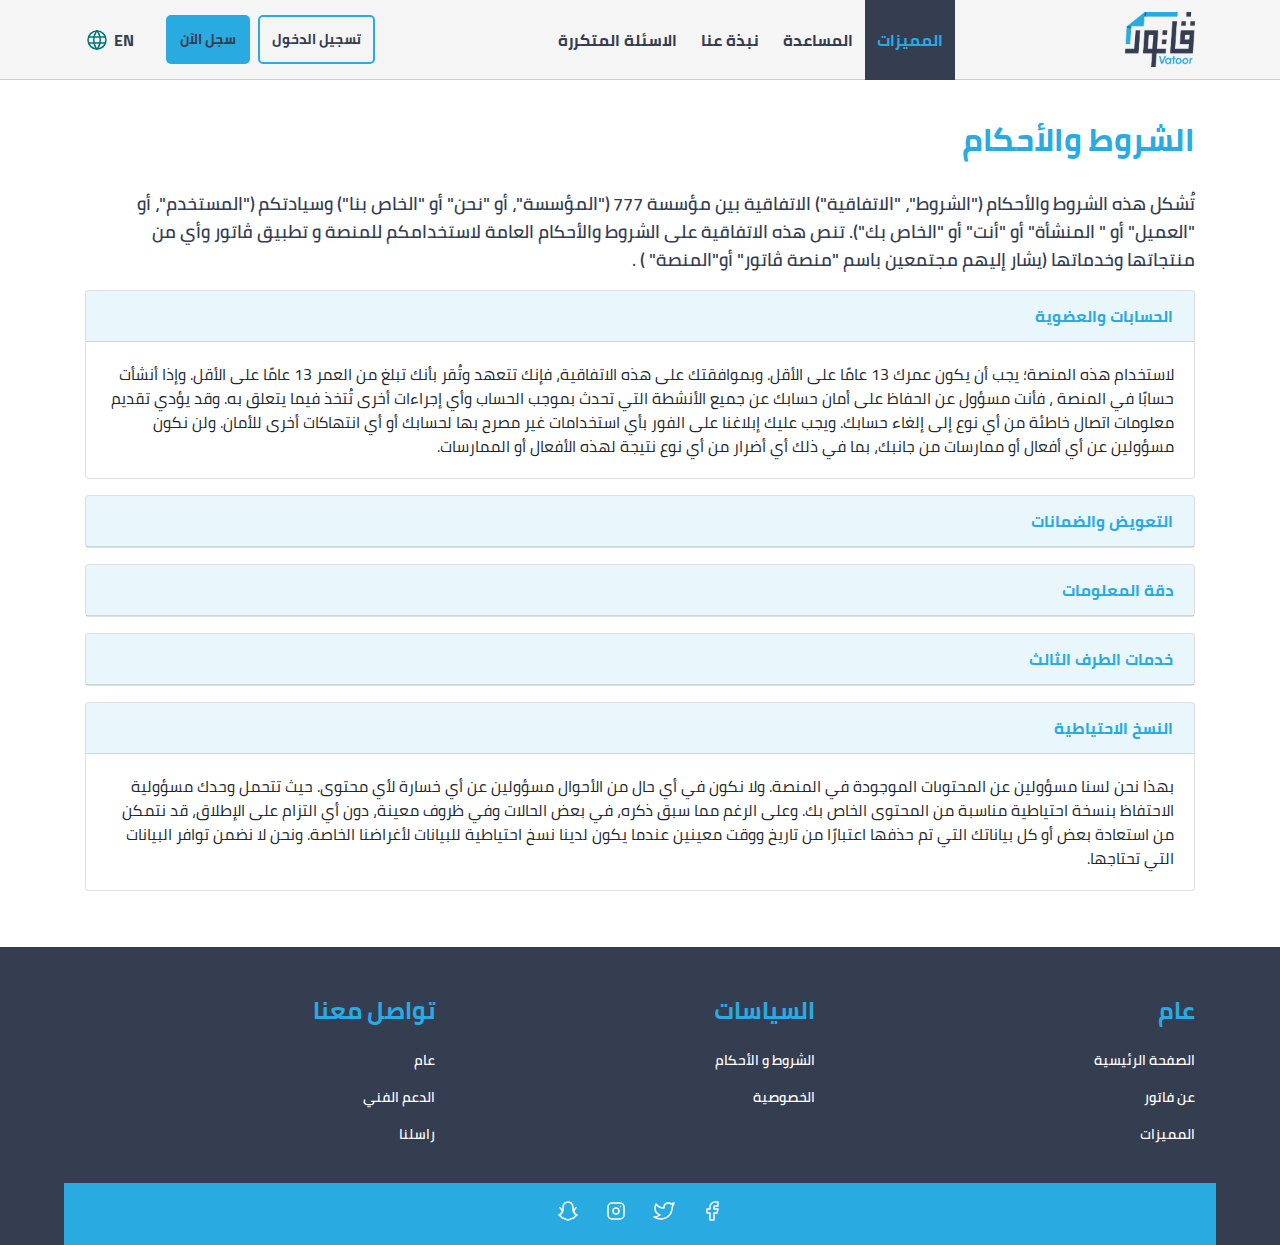
<file: terms.html>
<!DOCTYPE html>
<html lang="en">
  <head>
    <meta charset="UTF-8" />
    <meta http-equiv="X-UA-Compatible" content="IE=edge" />
    <meta name="viewport" content="width=device-width, initial-scale=1.0" />
    <title>الشروط والأحكام </title>
    <link rel="icon" href="imgs/logo.png" type="image/png" sizes="16x16">
    <link rel="stylesheet" href="css/bootstrap.min.css" />
    <link rel="stylesheet" href="css/fontawesome-all.min.css" />
    <link rel="stylesheet" href="css/style.css" />
  </head>

  <body dir="rtl">
    <nav class="navbar navbar-expand-lg navbar-light">
      <div class="container">
        <a class="navbar-brand" href="index.html">
          <img src="imgs/logo.png" alt="" width="70px" />
        </a>
        <button
          class="navbar-toggler"
          type="button"
          data-toggle="collapse"
          data-target="#navbarSupportedContent"
          aria-controls="navbarSupportedContent"
          aria-expanded="false"
          aria-label="Toggle navigation"
        >
          <span class="navbar-toggler-icon"></span>
        </button>

        <div class="collapse navbar-collapse" id="navbarSupportedContent">
          <ul class="navbar-nav mr-auto p-0 ml-auto">
            <li class="nav-item active">
              <a class="nav-link font-weight-bold" href="#">المميزات</a>
            </li>

            <li class="nav-item">
              <a class="nav-link font-weight-bold" href="#">المساعدة</a>
            </li>
            <li class="nav-item">
              <a class="nav-link font-weight-bold" href="#">نبذة عنا</a>
            </li>
            <li class="nav-item">
              <a class="nav-link font-weight-bold" href="#">الاسئلة المتكررة</a>
            </li>
          </ul>
          <div class="log-now">
            <a href="#" class="login">تسجيل الدخول</a>
            <a href="#" class="signup">سجل الآن </a>
          </div>
          <a href="index-en.html" class="langs d-flex align-items-center">
            EN
            <svg
              xmlns="http://www.w3.org/2000/svg"
              class="icon icon-tabler icon-tabler-world"
              width="24"
              height="24"
              viewBox="0 0 24 24"
              stroke-width="1.5"
              stroke="#007578"
              fill="none"
              stroke-linecap="round"
              stroke-linejoin="round"
            >
              <path stroke="none" d="M0 0h24v24H0z" fill="none" />
              <circle cx="12" cy="12" r="9" />
              <line x1="3.6" y1="9" x2="20.4" y2="9" />
              <line x1="3.6" y1="15" x2="20.4" y2="15" />
              <path d="M11.5 3a17 17 0 0 0 0 18" />
              <path d="M12.5 3a17 17 0 0 1 0 18" />
            </svg>
          </a>
        </div>
      </div>
    </nav>

    <section class="terms">
      <div class="container">
        <h2>الشروط والأحكام</h2>
        <p class="terms-desc">
          تُشكل هذه الشروط والأحكام ("الشروط"، "الاتفاقية") الاتفاقية بين مؤسسة
          777 ("المؤسسة"، أو "نحن" أو "الخاص بنا") وسيادتكم ("المستخدم"، أو
          "العميل" أو " المنشأة" أو "أنت" أو "الخاص بك"). تنص هذه الاتفاقية على
          الشروط والأحكام العامة لاستخدامكم للمنصة و تطبيق ڤاتور وأي من منتجاتها
          وخدماتها (يشار إليهم مجتمعين باسم "منصة ڤاتور" أو"المنصة" ) .
        </p>

        <div id="accordion">
          <div class="card">
            <div class="card-header" id="headingOne">
              <h5 class="mb-0">
                <button
                  class="btn btn-link"
                  data-toggle="collapse"
                  data-target="#collapseOne"
                  aria-expanded="true"
                  aria-controls="collapseOne"
                >
                  الحسابات والعضوية
                </button>
              </h5>
            </div>

            <div
              id="collapseOne"
              class="collapse show"
              aria-labelledby="headingOne"
              data-parent="#accordion"
            >
              <div class="card-body">
                لاستخدام هذه المنصة؛ يجب أن يكون عمرك 13 عامًا على الأقل.
                وبموافقتك على هذه الاتفاقية، فإنك تتعهد وتُقر بأنك تبلغ من العمر
                13 عامًا على الأقل. وإذا أنشأت حسابًا في المنصة ، فأنت مسؤول عن
                الحفاظ على أمان حسابك عن جميع الأنشطة التي تحدث بموجب الحساب وأي
                إجراءات أخرى تُتخذ فيما يتعلق به. وقد يؤدي تقديم معلومات اتصال
                خاطئة من أي نوع إلى إلغاء حسابك. ويجب عليك إبلاغنا على الفور بأي
                استخدامات غير مصرح بها لحسابك أو أي انتهاكات أخرى للأمان. ولن
                نكون مسؤولين عن أي أفعال أو ممارسات من جانبك، بما في ذلك أي
                أضرار من أي نوع نتيجة لهذه الأفعال أو الممارسات.
              </div>
            </div>
          </div>
          <div class="card">
            <div class="card-header" id="headingTwo">
              <h5 class="mb-0">
                <button
                  class="btn btn-link collapsed"
                  data-toggle="collapse"
                  data-target="#collapseTwo"
                  aria-expanded="false"
                  aria-controls="collapseTwo"
                >
                  التعويض والضمانات
                </button>
              </h5>
            </div>
            <div
              id="collapseTwo"
              class="collapse"
              aria-labelledby="headingTwo"
              data-parent="#accordion"
            >
              <div class="card-body">
                <p class="mb-2">
                  على الرغم من أننا بذلنا كل محاولة لضمان صحة المعلومات الواردة
                  في المنصة، فإن منصة ڤاتور ليست مسؤولة عن أي أخطاء أو خروقات،
                  أو النتائج عن استخدام هذه المعلومات. ويتم توفير جميع المعلومات
                  الواردة في المنصة "كما هي"، دون أي ضمان للكمال، أو الدقة، أو
                  التوقيت أو النتائج من استخدام هذه المعلومات، ودون أي ضمان من
                  أي نوع، صريح أو ضمني.
                </p>
                <p>
                  ولن تكون المنصة، أو شركاؤها أو موظفوها أو وكلاءها، مسؤولين بأي
                  حال من الأحوال تجاهك أو تجاه أي شخص آخر عن أي قرار يتم صنعه أو
                  اتخاذ إجراء بالاعتماد على المعلومات الموجودة في المنصة أو عن
                  أي أضرار تبعية، أو خاصة أو مشابهة، حتى لو نُصح بإمكانية حدوث
                  مثل هذه الأضرار. وعلاوة على ذلك، فإن المعلومات الواردة في
                  المنصة وأي صفحات مرتبطة به عُرضة للتغيير في أي وقت ودون سابق
                  إنذار. نحن نحتفظ بالحق في تعديل بند إخلاء المسؤولية في أي وقت،
                  ويسري مفعوله عند نشر نسخة محدثة من بند إخلاء المسئولية في
                  المنصة. وعندما نقوم بذلك، سنقوم بمراجعة التاريخ المحدث في أسفل
                  هذه الصفحة. ويُشكل استمرار استخدام التطبيق بعد أي تغييرات من
                  هذا النوع من خلال موافقتك على هذه التغييرات.
                </p>
              </div>
            </div>
          </div>
          <div class="card">
            <div class="card-header" id="headingThree">
              <h5 class="mb-0">
                <button
                  class="btn btn-link collapsed"
                  data-toggle="collapse"
                  data-target="#collapseThree"
                  aria-expanded="false"
                  aria-controls="collapseThree"
                >
                  دقة المعلومات
                </button>
              </h5>
            </div>
            <div
              id="collapseThree"
              class="collapse"
              aria-labelledby="headingThree"
              data-parent="#accordion"
            >
              <div class="card-body">
                قد يكون هناك معلومات في المنصة تحتوي على أخطاء مطبعية في بعض
                الأحيان، أو عدم دقة أو سهو قد تتعلق بالتوافر، والحملات الترويجية
                والعروض. ونحن نحتفظ بالحق في تصحيح أي أخطاء، أو عدم الدقة أو
                الإغفال، وتغيير أو تحديث المعلومات أو إيقاف الحسابات إذا كانت أي
                معلومات في المنصة أو في أي خدمة ذات صلة غير دقيقة في أي وقت دون
                إشعار مسبق (بما في ذلك بعد قبول عملية تسجيلك). ولا نلتزم بتحديث،
                أو تعديل أو توضيح المعلومات في المنصة بما في ذلك، على سبيل
                المثال لا الحصر، معلومات التسعير، باستثناء ما يقتضيه القانون.
                ويجب ألا يؤخذ أي تاريخ تحديث أو تجديد مطبق في المنصة للإشارة إلى
                أنه تم تعديل أو تحديث جميع المعلومات الموجودة في المنصة أو أي
                خدمة ذات صلة.
              </div>
            </div>
          </div>
          <div class="card">
            <div class="card-header" id="heading4">
              <h5 class="mb-0">
                <button
                  class="btn btn-link collapsed"
                  data-toggle="collapse"
                  data-target="#collapse4"
                  aria-expanded="false"
                  aria-controls="collapse4"
                >
                  خدمات الطرف الثالث
                </button>
              </h5>
            </div>
            <div
              id="collapse4"
              class="collapse"
              aria-labelledby="heading4"
              data-parent="#accordion"
            >
              <div class="card-body">
                إذا قررت تمكين خدمات الطرف الثالث أو الوصول إليها أو استخدامها،
                يرجى العلم أن وصولك واستخدامك لهذه الخدمات الأخرى يخضع فقط لشروط
                وأحكام هذه الخدمات الأخرى، ونحن لا نقر، أو لسنا مُلزمين أو
                مسؤولين عن، ولا نقدم أي تعهدات بشأن أي جانب من جوانب هذه الخدمات
                الأخرى، على سبيل المثال لا الحصر، محتواها أو الطريقة التي تتعامل
                بها مع البيانات (بما في ذلك بياناتك) أو أي تفاعل بينك وبين مقدم
                هذه الخدمات الأخرى. وتتنازل أنت بشكل لا رجعة فيه عن أي مطالبة ضد
                منصة ڤاتور فيما يتعلق بهذه الخدمات الأخرى. ولا تعتبر منصة ڤاتور
                مسؤولة عن أي ضرر أو خسارة ناتجة أو يُزعم أنها ناجمة عن أو فيما
                يتعلق بتمكينك، أو الوصول إلى أو استخدام أي من هذه الخدمات
                الأخرى، أو اعتمادك على ممارسات الخصوصية، أو عمليات أمن البيانات
                أو غيرها من السياسات الخاصة بمثل هذه الخدمات الأخرى. وقد تكون
                هناك حاجة للتسجيل أو تسجيل الدخول إلى مثل هذه الخدمات الأخرى على
                تطبيقات الجوال الخاصة بكل منها. وبتمكين أي خدمات أخرى، فإنك تسمح
                صراحة لمنصة ڤاتور بالكشف عن بياناتك عند الضرورة لتسهيل استخدام
                أو تفعيل هذه الخدمة الأخرى.
              </div>
            </div>
          </div>
          <div class="card warning">
            <div class="card-header" id="heading5">
              <h5 class="mb-0">
                <button
                  class="btn btn-link collapsed"
                  data-toggle="collapse"
                  data-target="#collapse5"
                  aria-expanded="false"
                  aria-controls="collapse5"
                >
                  النسخ الاحتياطية
                </button>
              </h5>
            </div>
            <div
              id="collapse5"
              class="collapse show warning"
              aria-labelledby="heading5"
              data-parent="#accordion"
            >
              <div class="card-body">
                بهذا نحن لسنا مسؤولين عن المحتوىات الموجودة في المنصة. ولا نكون
                في أي حال من الأحوال مسؤولين عن أي خسارة لأي محتوى. حيث تتحمل
                وحدك مسؤولية الاحتفاظ بنسخة احتياطية مناسبة من المحتوى الخاص بك.
                وعلى الرغم مما سبق ذكره، في بعض الحالات وفي ظروف معينة، دون أي
                التزام على الإطلاق، قد نتمكن من استعادة بعض أو كل بياناتك التي
                تم حذفها اعتبارًا من تاريخ ووقت معينين عندما يكون لدينا نسخ
                احتياطية للبيانات لأغراضنا الخاصة. ونحن لا نضمن توافر البيانات
                التي تحتاجها.
              </div>
            </div>
          </div>
        </div>
      </div>
    </section>

    <footer>
      <div class="container">
        <div class="row">
          <div class="col-lg-4">
            <div class="footer-links">
              <h4>عام</h4>
              <a href="#">الصفحة الرئيسية</a>
              <a href="#">عن فاتور</a>
              <a href="#">المميزات</a>
            </div>
          </div>
          <div class="col-lg-4">
            <div class="footer-links">
              <h4>السياسات</h4>
              <a href="terms.html">الشروط و الأحكام </a>
              <a href="privacy.html">الخصوصية </a>
            </div>
          </div>
          <div class="col-lg-4">
            <div class="footer-links">
              <h4>تواصل معنا</h4>
              <a href="#">عام</a>
              <a href="#">الدعم الفني </a>
              <a href="#">راسلنا</a>
            </div>
          </div>
        </div>
        <div class="social">
          <a href="#">
            <svg
              xmlns="http://www.w3.org/2000/svg"
              class="icon icon-tabler icon-tabler-brand-facebook"
              width="24"
              height="24"
              viewBox="0 0 24 24"
              stroke-width="1.5"
              stroke="#ffffff"
              fill="none"
              stroke-linecap="round"
              stroke-linejoin="round"
            >
              <path stroke="none" d="M0 0h24v24H0z" fill="none" />
              <path
                d="M7 10v4h3v7h4v-7h3l1 -4h-4v-2a1 1 0 0 1 1 -1h3v-4h-3a5 5 0 0 0 -5 5v2h-3"
              />
            </svg>
          </a>
          <a href="#">
            <svg
              xmlns="http://www.w3.org/2000/svg"
              class="icon icon-tabler icon-tabler-brand-twitter"
              width="24"
              height="24"
              viewBox="0 0 24 24"
              stroke-width="1.5"
              stroke="#ffffff"
              fill="none"
              stroke-linecap="round"
              stroke-linejoin="round"
            >
              <path stroke="none" d="M0 0h24v24H0z" fill="none" />
              <path
                d="M22 4.01c-1 .49 -1.98 .689 -3 .99c-1.121 -1.265 -2.783 -1.335 -4.38 -.737s-2.643 2.06 -2.62 3.737v1c-3.245 .083 -6.135 -1.395 -8 -4c0 0 -4.182 7.433 4 11c-1.872 1.247 -3.739 2.088 -6 2c3.308 1.803 6.913 2.423 10.034 1.517c3.58 -1.04 6.522 -3.723 7.651 -7.742a13.84 13.84 0 0 0 .497 -3.753c-.002 -.249 1.51 -2.772 1.818 -4.013z"
              />
            </svg>
          </a>
          <a href="#">
            <svg
              xmlns="http://www.w3.org/2000/svg"
              class="icon icon-tabler icon-tabler-brand-instagram"
              width="24"
              height="24"
              viewBox="0 0 24 24"
              stroke-width="1.5"
              stroke="#ffffff"
              fill="none"
              stroke-linecap="round"
              stroke-linejoin="round"
            >
              <path stroke="none" d="M0 0h24v24H0z" fill="none" />
              <rect x="4" y="4" width="16" height="16" rx="4" />
              <circle cx="12" cy="12" r="3" />
              <line x1="16.5" y1="7.5" x2="16.5" y2="7.501" />
            </svg>
          </a>
          <a href="#">
            <svg
              xmlns="http://www.w3.org/2000/svg"
              class="icon icon-tabler icon-tabler-brand-snapchat"
              width="24"
              height="24"
              viewBox="0 0 24 24"
              stroke-width="1.5"
              stroke="#ffffff"
              fill="none"
              stroke-linecap="round"
              stroke-linejoin="round"
            >
              <path stroke="none" d="M0 0h24v24H0z" fill="none" />
              <path
                d="M16.882 7.842a4.882 4.882 0 0 0 -9.764 0c0 4.273 -.213 6.409 -4.118 8.118c2 .882 2 .882 3 3c3 0 4 2 6 2s3 -2 6 -2c1 -2.118 1 -2.118 3 -3c-3.906 -1.709 -4.118 -3.845 -4.118 -8.118zm-13.882 8.119c4 -2.118 4 -4.118 1 -7.118m17 7.118c-4 -2.118 -4 -4.118 -1 -7.118"
              />
            </svg>
          </a>
        </div>
      </div>
    </footer>

    <script src="js/jquery-3.2.1.min.js"></script>
    <script src="js/popper.min.js"></script>
    <script src="js/bootstrap.min.js"></script>
    <script src="js/main.js"></script>
  </body>
</html>
</file>
<file: css/style.css>
/* global vars */
@font-face {
  font-family: "cairo";
  src: url(../fonts/Cairo-Bold.ttf);
  font-weight: bold; }
@font-face {
  font-family: "cairo";
  src: url(../fonts/Cairo-Regular.ttf);
  font-weight: normal; }
@font-face {
  font-family: "cairo";
  src: url(../fonts/Cairo-SemiBold.ttf);
  font-weight: 600; }
body {
  font-family: "cairo";
  text-align: start; }

.typed-cursor {
  display: none; }

.upperNav {
  background-color: #00a78e;
  padding: 12px;
  text-align: center; }
  .upperNav a {
    margin-inline-end: 16px;
    text-decoration: none; }

.navbar {
  background-color: #fff;
  height: 80px;
  padding: 0 15px;
  border-bottom: 1px solid #ccc;
  background-color: #f5f5f5;
  position: fixed;
  width: 100%;
  z-index: 999; }
  .navbar .navbar-brand {
    margin: 0; }
  @media (max-width: 991px) {
    .navbar #navbarSupportedContent {
      position: absolute;
      top: 81px;
      background-color: #f5f5f5;
      width: 100%;
      right: 0;
      padding: 15px; } }
  .navbar .nav-item {
    transition: .5s; }
    .navbar .nav-item .nav-link {
      padding: 0 12px;
      height: 80px;
      display: flex;
      align-items: center;
      justify-content: center;
      color: #353d51; }
      @media (max-width: 991px) {
        .navbar .nav-item .nav-link {
          width: fit-content;
          justify-content: flex-start;
          border-radius: 5px; } }
  .navbar .nav-item.active .nav-link {
    background-color: #353d51;
    color: #29abe2; }
  .navbar .log-now {
    display: flex; }
    .navbar .log-now .login,
    .navbar .log-now .signup {
      padding: 12px;
      border: 2px solid #29abe2;
      color: #353d51;
      font-weight: bold;
      font-size: 14px;
      margin-inline-end: 8px;
      text-decoration: none;
      border-radius: 5px; }
    .navbar .log-now .signup {
      background-color: #29abe2; }
  .navbar .langs {
    margin-inline-start: 24px;
    font-weight: bold;
    color: #353d51;
    text-decoration: none; }
    .navbar .langs svg {
      margin-inline-start: 5px; }

/*header*/
header {
  padding: 130px 0 50px; }
  header main h1 {
    font-size: 28px;
    font-weight: 600;
    line-height: 43px;
    color: #00a78e;
    margin-bottom: 24px; }
  header main .typedElement {
    padding: 12px;
    color: #3f3f3f;
    font-weight: bold;
    font-size: 18px;
    min-height: 50px;
    padding: 0;
    margin: 0;
    background-color: #29abe2;
    border-radius: 5px;
    display: flex;
    align-items: center;
    color: #353d51;
    justify-content: center; }

/*join-us*/
.join-us {
  padding: 24px 0;
  background-color: #353d51; }
  .join-us h5 {
    font-weight: bold;
    color: #29abe2;
    font-size: 24px;
    margin: 0; }
    @media (max-width: 991px) {
      .join-us h5 {
        margin-bottom: 24px; } }
  @media (max-width: 425px) {
    .join-us .form-group {
      flex-wrap: wrap; }
      .join-us .form-group .form-control {
        margin-bottom: 16px; } }
  .join-us .form-group button {
    border: none;
    background-color: #29abe2;
    padding: 12px 24px;
    margin-inline-start: 8px;
    border-radius: 5px;
    color: #353d51;
    font-weight: bold; }
    @media (max-width: 425px) {
      .join-us .form-group button {
        width: 100%; } }
  .join-us .form-group .form-control {
    margin: 0 8px; }
    @media (max-width: 425px) {
      .join-us .form-group .form-control {
        margin-bottom: 16px; } }

/*features*/
.features {
  padding: 50px 0;
  text-align: center; }
  .features h2 {
    margin: auto;
    font-size: 36px;
    font-weight: bold;
    width: 75%;
    color: #3f3f3f; }
    @media (max-width: 425px) {
      .features h2 {
        width: 100%;
        margin-bottom: 36px;
        font-size: 28px; } }
  .features .feat-content {
    text-align: start; }
    .features .feat-content h4 {
      color: #353d51;
      font-weight: bold;
      font-size: 24px;
      position: relative;
      margin-bottom: 24px; }
      .features .feat-content h4::after {
        content: "";
        position: absolute;
        right: 0;
        bottom: -14px;
        display: block;
        height: 3px;
        background-color: #353d51;
        width: 14%;
        border-radius: 8px; }
    .features .feat-content ul {
      padding: 0; }
      .features .feat-content ul li {
        padding: 8px; }
        .features .feat-content ul li i {
          color: #353d51;
          margin-inline-end: 5px; }
        .features .feat-content ul li span {
          color: #00a78e;
          font-weight: 600;
          font-size: 20px; }

/*about-us*/
.about-us {
  font-family: "cairo" !important;
  padding: 50px 0;
  background-color: #29abe2; }
  .about-us h2 {
    font-weight: bold;
    margin-bottom: 24px;
    font-size: 36px;
    color: #fff; }
  .about-us p {
    color: #fff;
    font-size: 20px;
    margin-bottom: 45px;
    font-weight: 600; }
  .about-us .large-img {
    text-align: start; }
    .about-us .large-img img {
      width: 50%; }
  .about-us .about-desc h4 {
    font-weight: bold;
    font-size: 24px;
    margin-bottom: 24px; }
  .about-us .about-desc p span {
    display: inline-block;
    margin: 0 8px;
    font-weight: bold;
    padding: 4px 16px;
    background-color: #353d51;
    color: #29abe2; }

/*faq */
.faq {
  padding: 50px 0; }
  .faq h2 {
    font-size: 36px;
    font-weight: bold;
    color: #3f3f3f;
    margin-bottom: 36px; }
  .faq #accordion .card {
    margin-bottom: 16px; }
    .faq #accordion .card .card-header {
      background-color: #f9f9f9;
      padding: 4px; }
      .faq #accordion .card .card-header h5 button {
        display: block;
        width: 100%;
        text-align: start;
        color: #29abe2;
        font-weight: bold;
        font-size: 15px;
        text-decoration: none !important;
        white-space: normal;
        padding: 4px; }

.hide {
  display: none; }

.Show-more {
  text-align: center; }
  .Show-more span {
    padding: 8px 16px;
    display: inline-block;
    background-color: #29abe2;
    border-radius: 5px;
    font-weight: bold;
    cursor: pointer; }

footer {
  background-color: #353d51;
  padding: 50px 0 84px;
  position: relative; }
  footer .footer-links h4 {
    font-weight: bold;
    color: #29abe2;
    margin-bottom: 24px; }
  footer .footer-links a {
    display: block;
    color: #fff;
    font-weight: 600;
    margin-bottom: 16px;
    display: block;
    text-decoration: none;
    font-size: 14px; }
  footer .social {
    position: absolute;
    bottom: 0;
    width: 90%;
    padding: 16px;
    background-color: #29abe2;
    right: 50%;
    transform: translateX(50%);
    display: flex;
    align-items: center;
    justify-content: center; }
    footer .social a {
      margin: 0 12px; }

/*terms*/
.terms {
  padding-top: 120px;
  padding-bottom: 40px; }
  .terms h2 {
    font-weight: bold;
    color: #29abe2;
    margin-bottom: 32px; }
  .terms .terms-desc {
    color: #353d51;
    font-size: 18px;
    line-height: 28px;
    font-weight: 600; }
  .terms .card {
    margin-bottom: 16px; }
    .terms .card ul {
      list-style: decimal; }
      .terms .card ul li {
        margin-bottom: 8px; }
  .terms .card-header {
    background-color: rgba(41, 171, 226, 0.1); }
    .terms .card-header .btn-link {
      color: #29abe2;
      background-color: transparent;
      font-weight: bold;
      display: block;
      width: 100%;
      text-align: start;
      padding: 0;
      text-decoration: none;
      text-transform: capitalize; }

/*scrollToTop*/
.scrollToTop {
  position: fixed;
  display: none;
  bottom: 3%;
  left: 2%;
  background-color: #f1f1f1;
  width: 40px;
  height: 40px;
  z-index: 666;
  box-shadow: 0 0 5px #ccc;
  cursor: pointer; }
  .scrollToTop .icon {
    width: 100%;
    height: 100%;
    display: flex;
    align-items: center;
    justify-content: center; }

/*ltr */
body[dir="ltr"] .features .feat-content h4::after {
  left: 0; }
body[dir="ltr"] .scrollToTop {
  left: auto;
  right: 2%; }

/*# sourceMappingURL=style.css.map */
</file>
